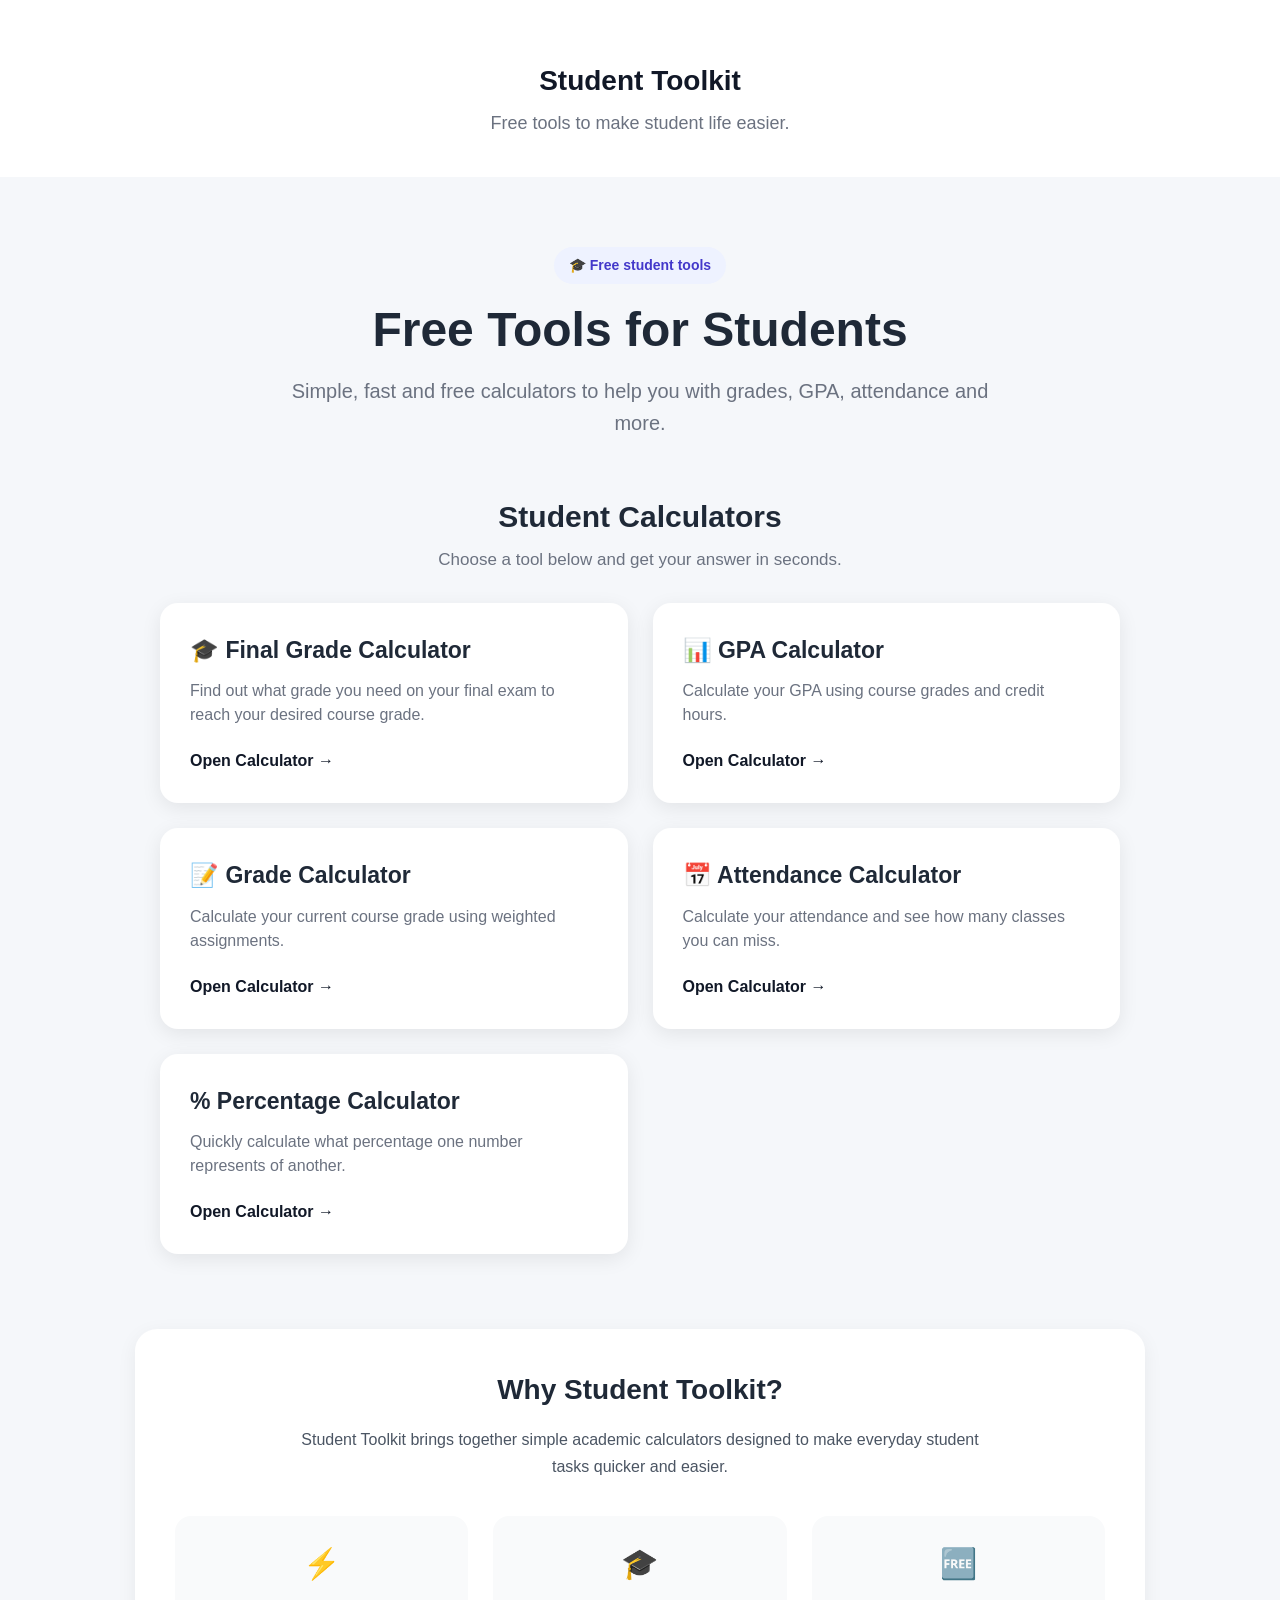
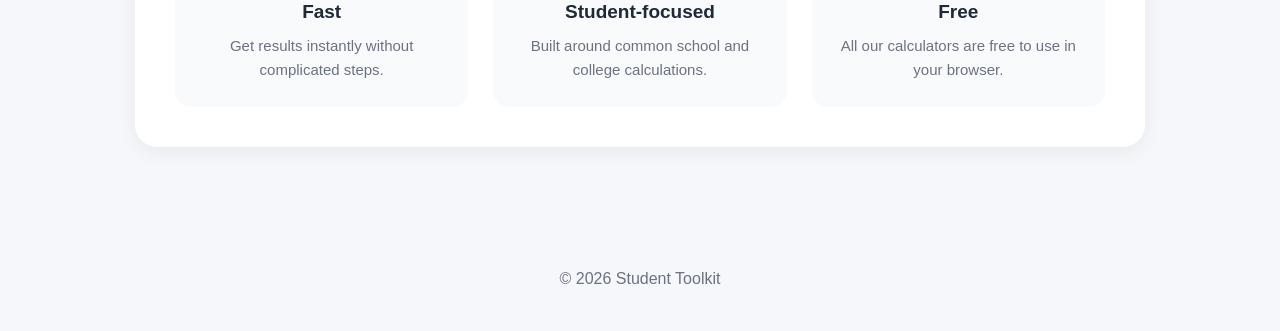
<file: index.html>
<!DOCTYPE html>
<html lang="en">

<head>

    <meta charset="UTF-8">

    <meta name="viewport" content="width=device-width, initial-scale=1.0">

    <title>Student Toolkit - Free Student Calculators</title>

    <meta name="description"
        content="Free online calculators and tools for students. Calculate grades, GPA, attendance, percentages and more.">

    <link rel="stylesheet" href="style.css">

</head>


<body>


<header>

    <div class="header-content">

        <a href="index.html" class="logo">
            Student Toolkit
        </a>

        <p>
            Free tools to make student life easier.
        </p>

    </div>

</header>



<main>


    <!-- HERO -->

    <section class="hero">

        <span class="home-badge">
            🎓 Free student tools
        </span>

        <h1>
            Free Tools for Students
        </h1>

        <p>
            Simple, fast and free calculators to help you
            with grades, GPA, attendance and more.
        </p>

    </section>



    <!-- TOOLS -->

    <section class="tools-section">

        <div class="section-heading">

            <h2>
                Student Calculators
            </h2>

            <p>
                Choose a tool below and get your answer in seconds.
            </p>

        </div>


        <div class="tools-grid">


            <a href="final-grade-calculator.html" class="tool-card">

                <h2>🎓 Final Grade Calculator</h2>

                <p>
                    Find out what grade you need on your final exam
                    to reach your desired course grade.
                </p>

                <span class="tool-card-button">
                    Open Calculator →
                </span>

            </a>



            <a href="gpa-calculator.html" class="tool-card">

                <h2>📊 GPA Calculator</h2>

                <p>
                    Calculate your GPA using course grades
                    and credit hours.
                </p>

                <span class="tool-card-button">
                    Open Calculator →
                </span>

            </a>



            <a href="grade-calculator.html" class="tool-card">

                <h2>📝 Grade Calculator</h2>

                <p>
                    Calculate your current course grade
                    using weighted assignments.
                </p>

                <span class="tool-card-button">
                    Open Calculator →
                </span>

            </a>



            <a href="attendance-calculator.html" class="tool-card">

                <h2>📅 Attendance Calculator</h2>

                <p>
                    Calculate your attendance and see
                    how many classes you can miss.
                </p>

                <span class="tool-card-button">
                    Open Calculator →
                </span>

            </a>



            <a href="percentage-calculator.html" class="tool-card">

                <h2>% Percentage Calculator</h2>

                <p>
                    Quickly calculate what percentage
                    one number represents of another.
                </p>

                <span class="tool-card-button">
                    Open Calculator →
                </span>

            </a>


        </div>

    </section>



    <!-- WHY STUDENT TOOLKIT -->

    <section class="home-information">

        <div class="home-information-card">

            <h2>
                Why Student Toolkit?
            </h2>

            <p>
                Student Toolkit brings together simple academic
                calculators designed to make everyday student tasks
                quicker and easier.
            </p>


            <div class="home-features">

                <div class="home-feature">

                    <span class="home-feature-icon">⚡</span>

                    <h3>
                        Fast
                    </h3>

                    <p>
                        Get results instantly without complicated steps.
                    </p>

                </div>


                <div class="home-feature">

                    <span class="home-feature-icon">🎓</span>

                    <h3>
                        Student-focused
                    </h3>

                    <p>
                        Built around common school and college calculations.
                    </p>

                </div>


                <div class="home-feature">

                    <span class="home-feature-icon">🆓</span>

                    <h3>
                        Free
                    </h3>

                    <p>
                        All our calculators are free to use in your browser.
                    </p>

                </div>

            </div>

        </div>

    </section>


</main>



<footer>

    <p>
        © 2026 Student Toolkit
    </p>

</footer>


</body>

</html>
</file>
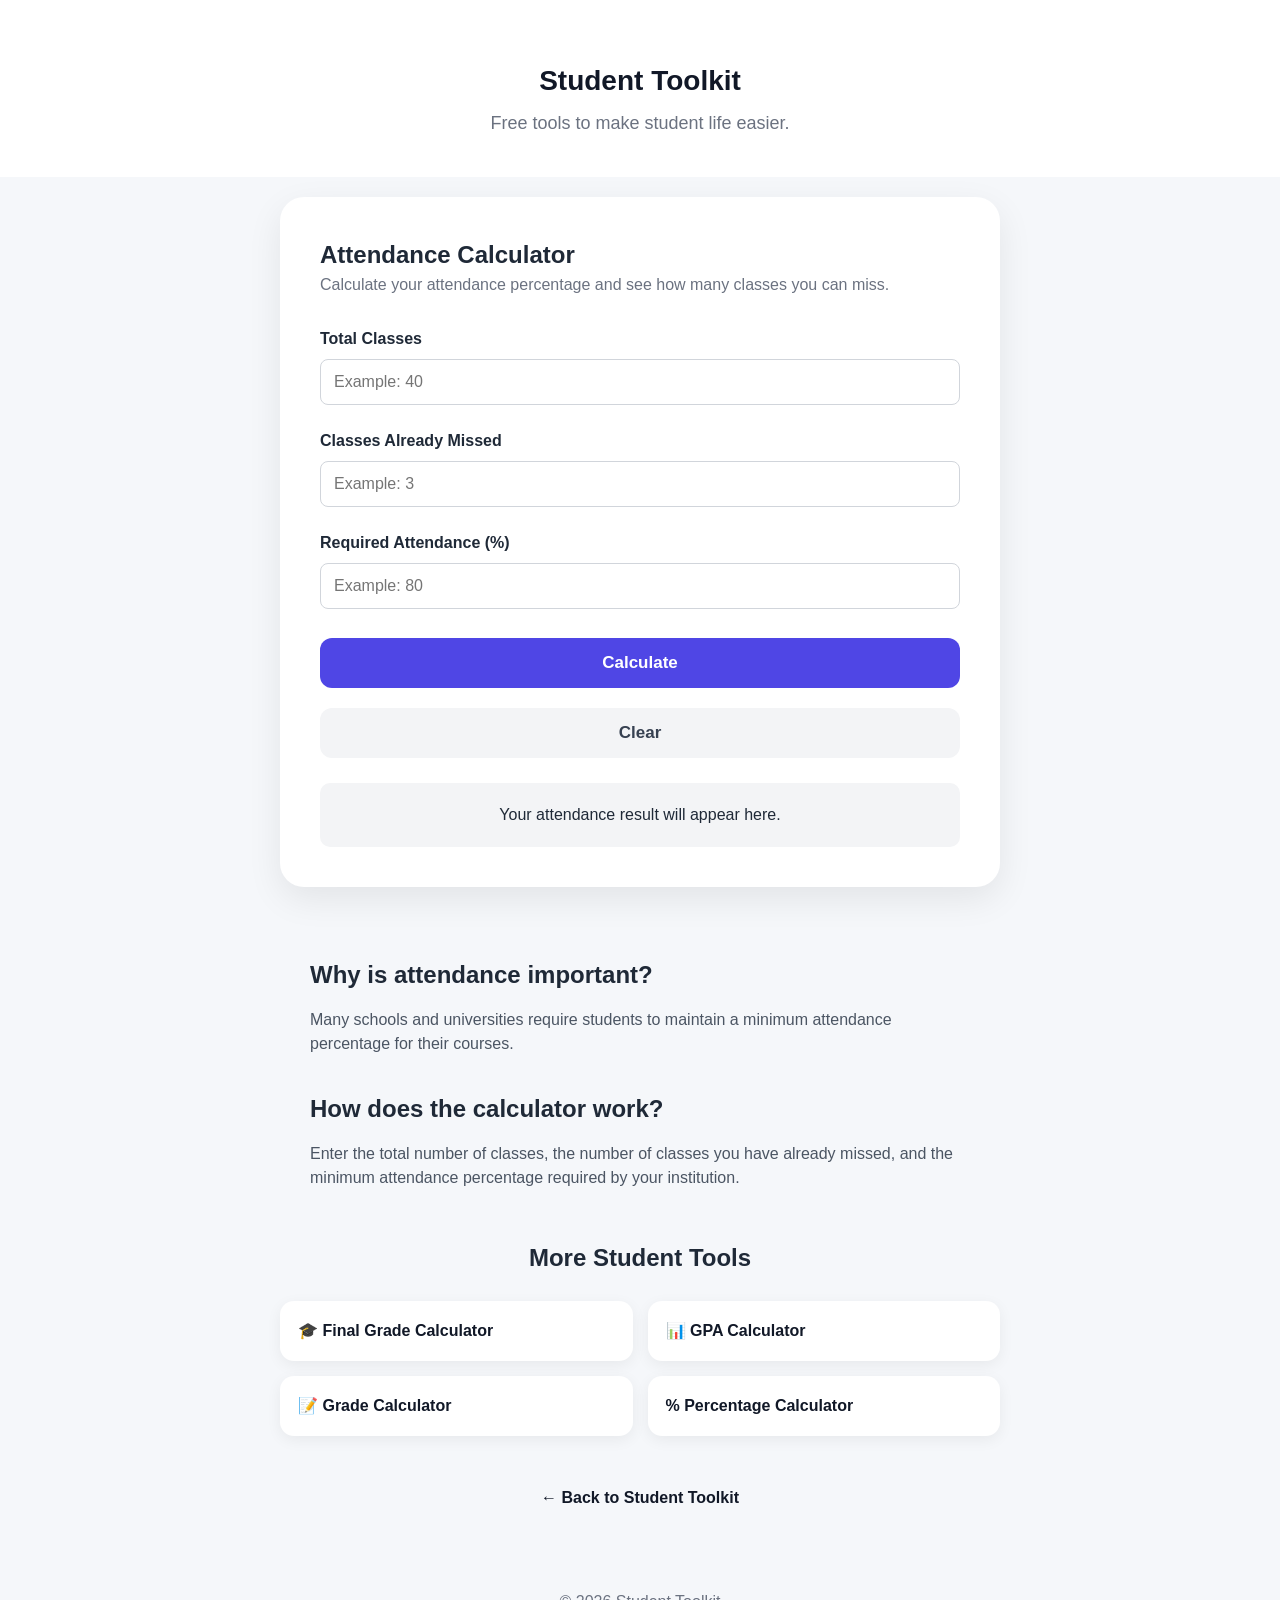
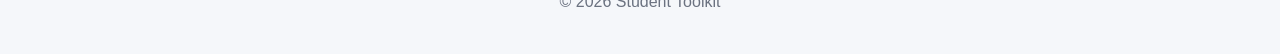
<file: attendance-calculator.html>
<!DOCTYPE html>
<html lang="en">

<head>

    <meta charset="UTF-8">

    <meta name="viewport" content="width=device-width, initial-scale=1.0">

    <title>Attendance Calculator - Student Toolkit</title>

    <meta name="description"
        content="Calculate your attendance percentage and find out how many classes you can miss.">

    <link rel="stylesheet" href="style.css">

</head>


<body>


<header>

    <div class="header-content">

        <a href="index.html" class="logo">
            Student Toolkit
        </a>

        <p>
            Free tools to make student life easier.
        </p>

    </div>

</header>



<main>


    <!-- CALCULATOR SECTION -->

    <section class="calculator-section">

        <div class="calculator-card">

            <h1>
                Attendance Calculator
            </h1>

            <p class="calculator-description">
                Calculate your attendance percentage and see how
                many classes you can miss.
            </p>


            <div class="input-group">

                <label for="totalClasses">
                    Total Classes
                </label>

                <input
                    type="number"
                    id="totalClasses"
                    placeholder="Example: 40"
                    min="1"
                >

            </div>


            <div class="input-group">

                <label for="missedClasses">
                    Classes Already Missed
                </label>

                <input
                    type="number"
                    id="missedClasses"
                    placeholder="Example: 3"
                    min="0"
                >

            </div>


            <div class="input-group">

                <label for="requiredAttendance">
                    Required Attendance (%)
                </label>

                <input
                    type="number"
                    id="requiredAttendance"
                    placeholder="Example: 80"
                    min="0"
                    max="100"
                >

            </div>


            <button
                id="calculateAttendance"
                class="primary-button"
            >
                Calculate
            </button>


            <button
                id="clearAttendance"
                class="secondary-button"
            >
                Clear
            </button>


            <div
                id="attendanceResult"
                class="result"
            >

                <p>
                    Your attendance result will appear here.
                </p>

            </div>

        </div>

    </section>



    <!-- INFORMATION -->

    <section class="information-section">

        <h2>
            Why is attendance important?
        </h2>

        <p>
            Many schools and universities require students to maintain
            a minimum attendance percentage for their courses.
        </p>


        <h2>
            How does the calculator work?
        </h2>

        <p>
            Enter the total number of classes, the number of classes
            you have already missed, and the minimum attendance
            percentage required by your institution.
        </p>

    </section>



    <!-- MORE STUDENT TOOLS -->

    <section class="other-tools">

        <h2>
            More Student Tools
        </h2>


        <div class="other-tools-grid">

            <a href="final-grade-calculator.html">
                🎓 Final Grade Calculator
            </a>

            <a href="gpa-calculator.html">
                📊 GPA Calculator
            </a>

            <a href="grade-calculator.html">
                📝 Grade Calculator
            </a>

            <a href="percentage-calculator.html">
                % Percentage Calculator
            </a>

        </div>

    </section>



    <!-- BACK HOME -->

    <div class="back-home">

        <a href="index.html">
            ← Back to Student Toolkit
        </a>

    </div>


</main>



<footer>

    <p>
        © 2026 Student Toolkit
    </p>

</footer>



<script src="script.js"></script>


</body>

</html>
</file>
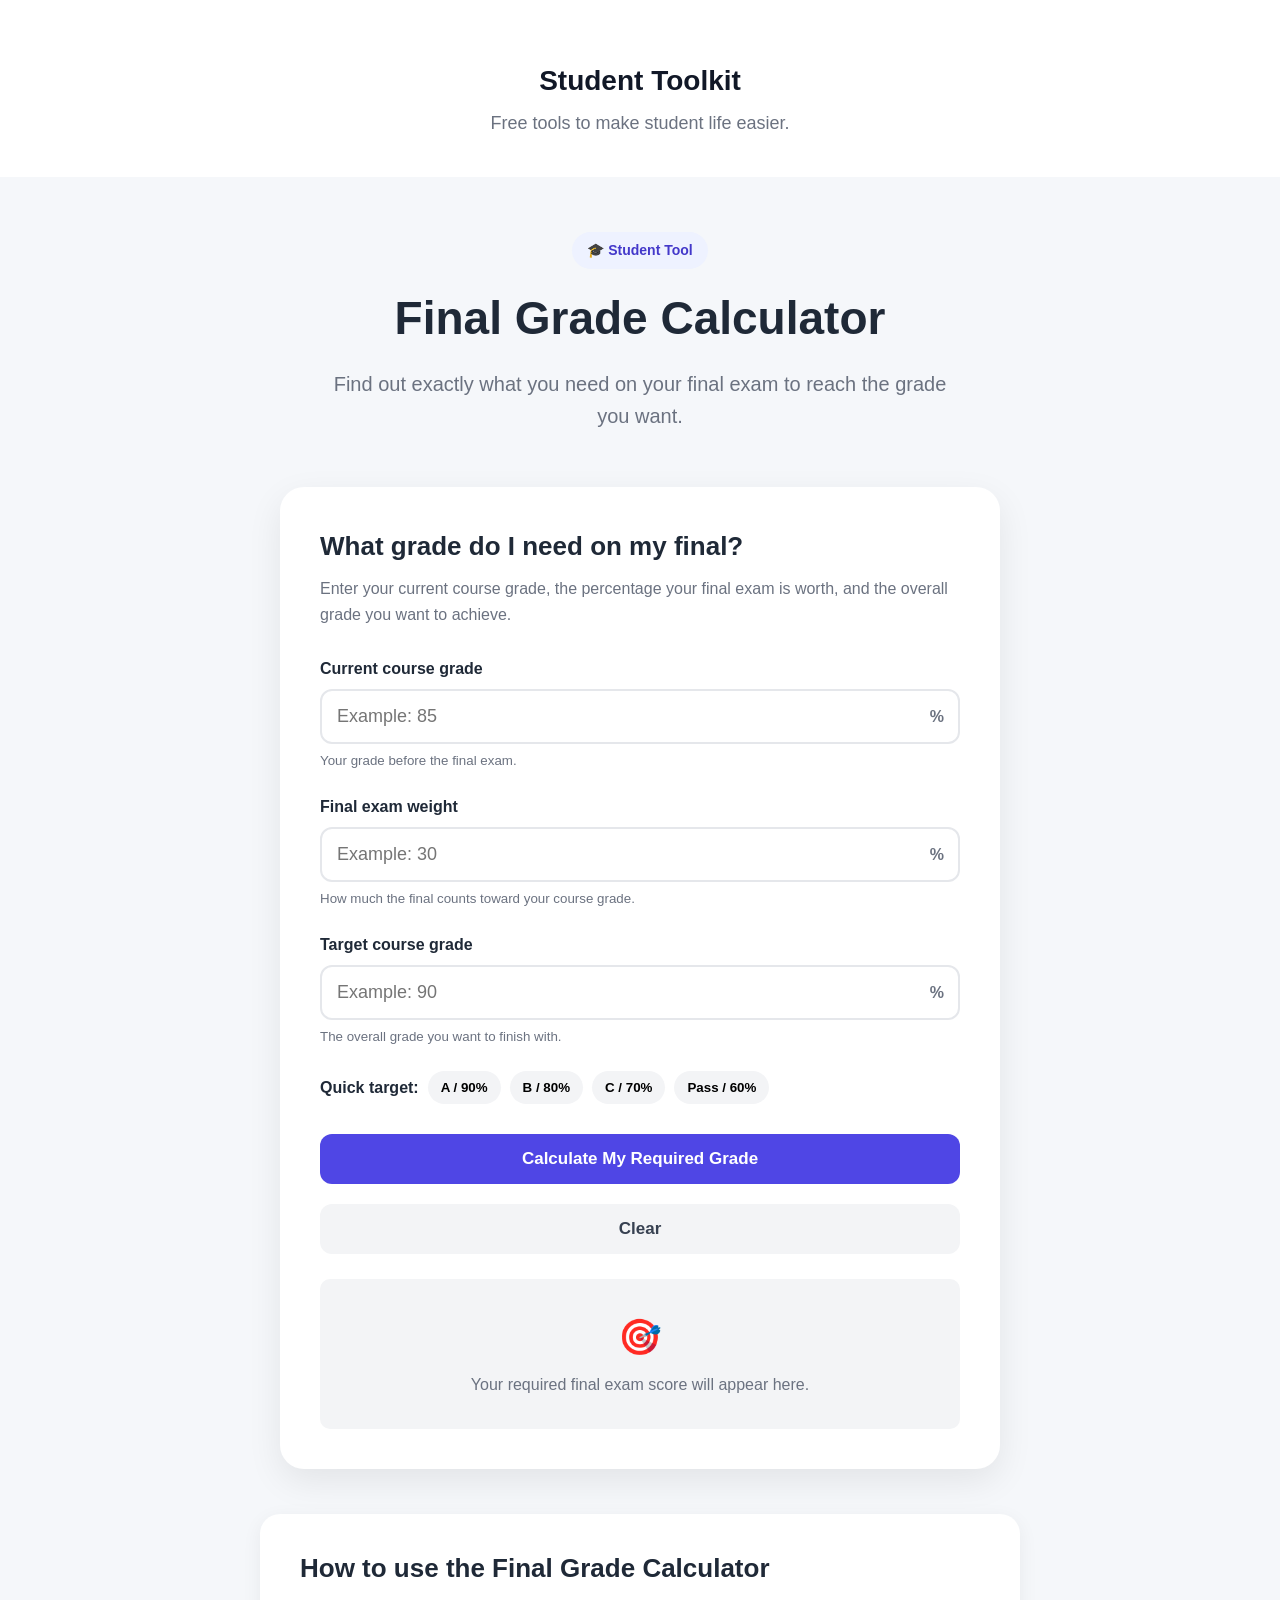
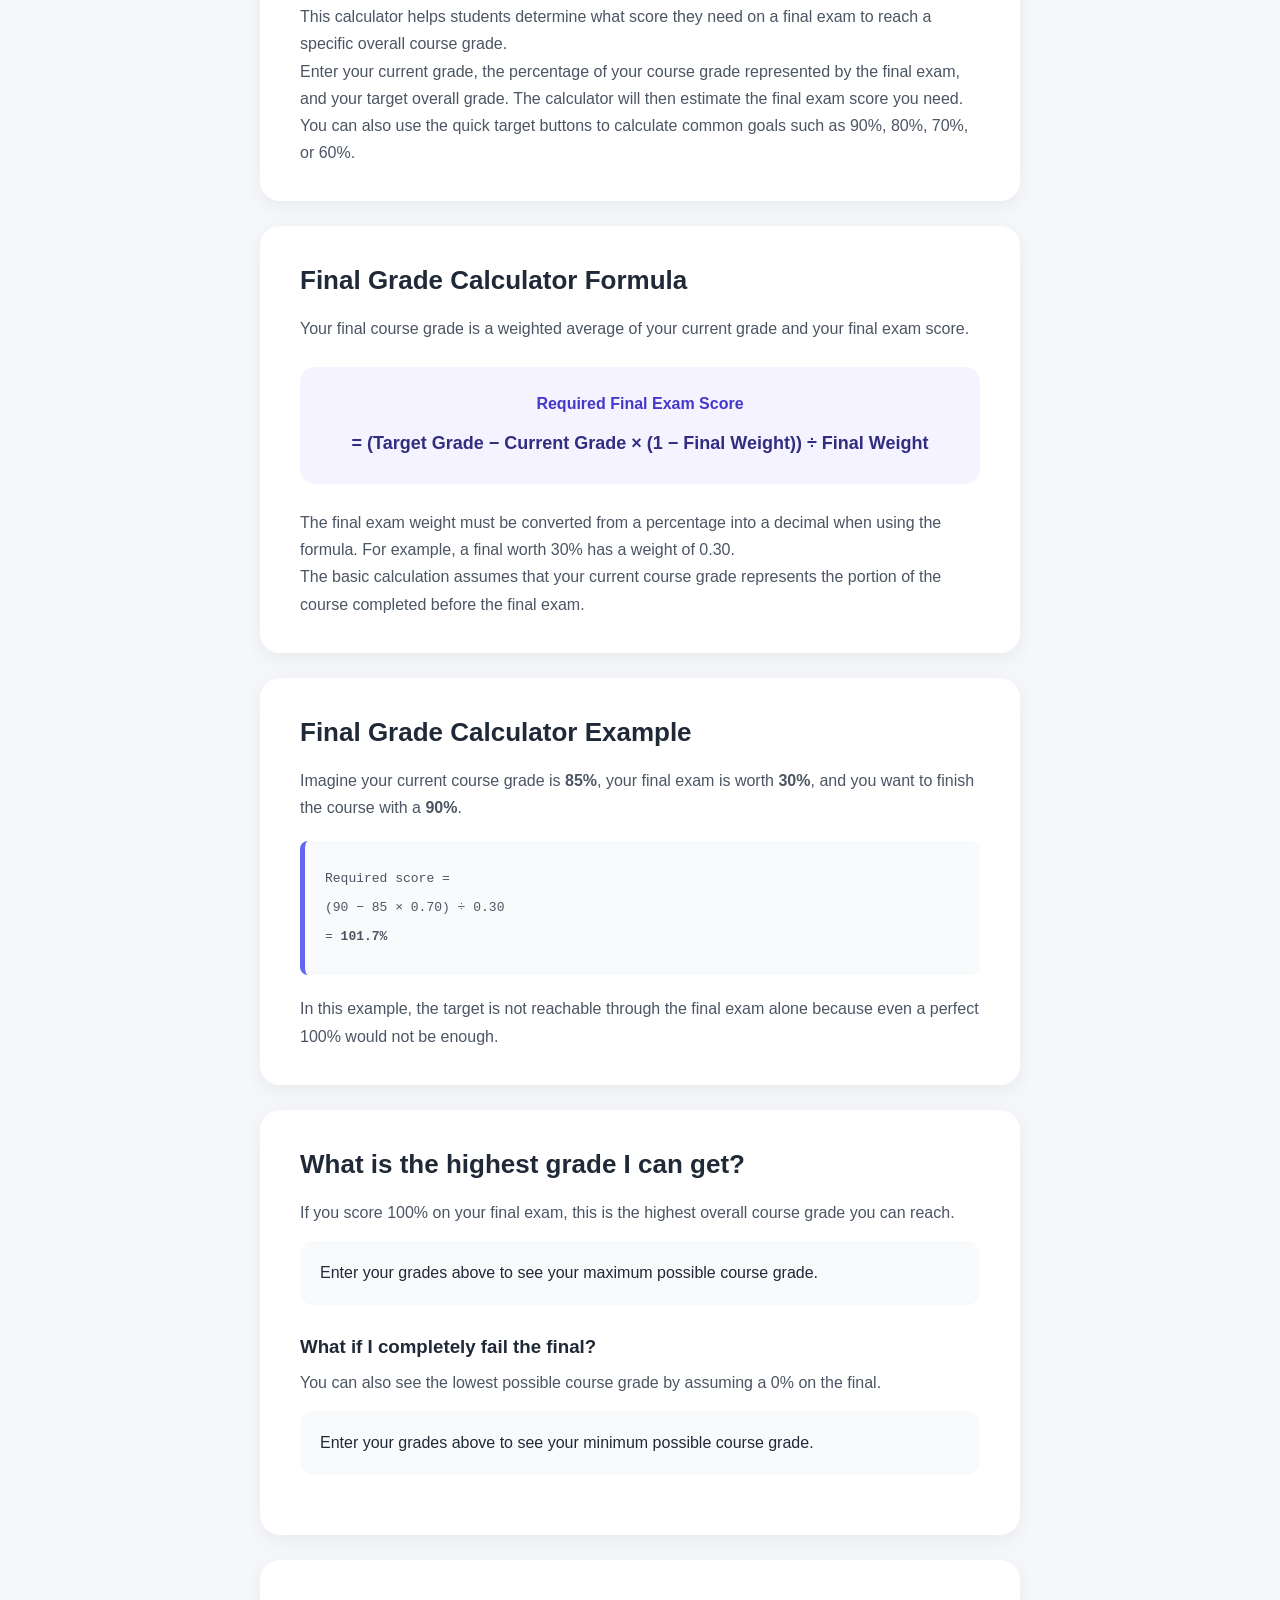
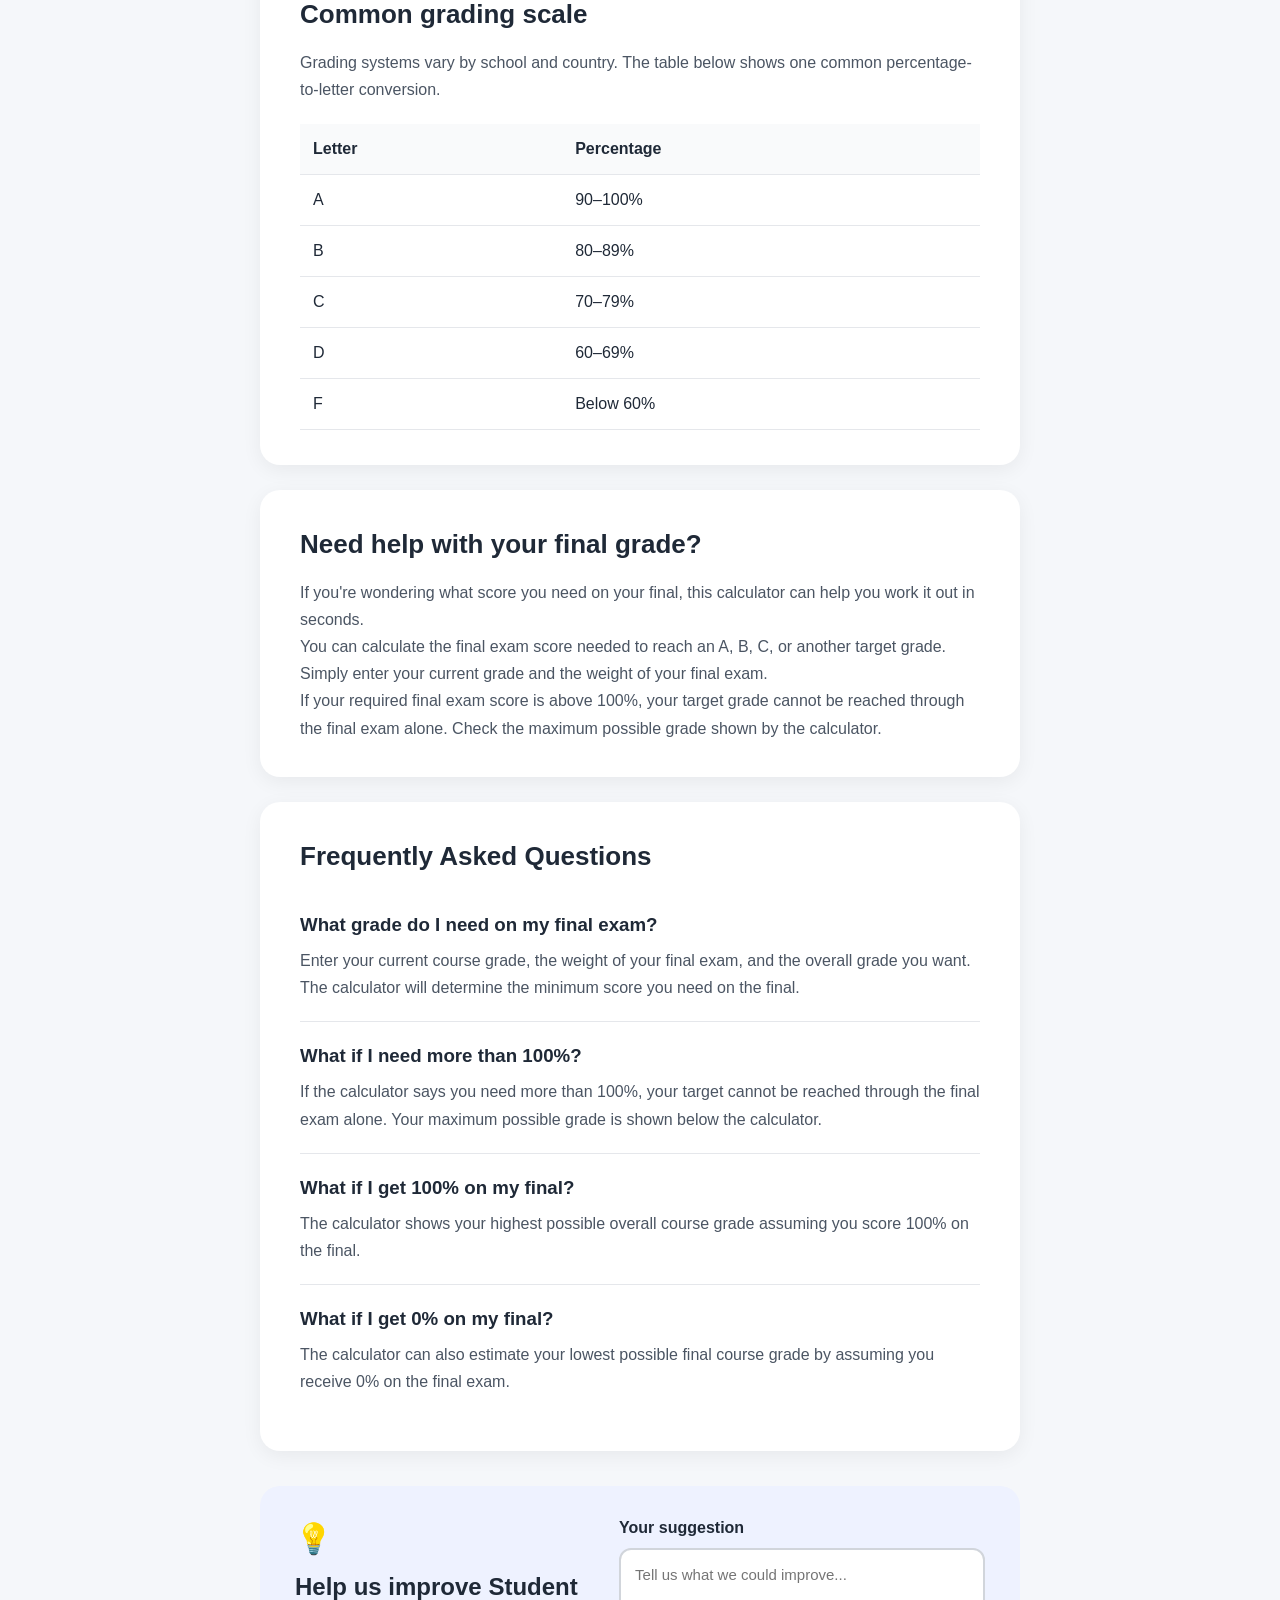
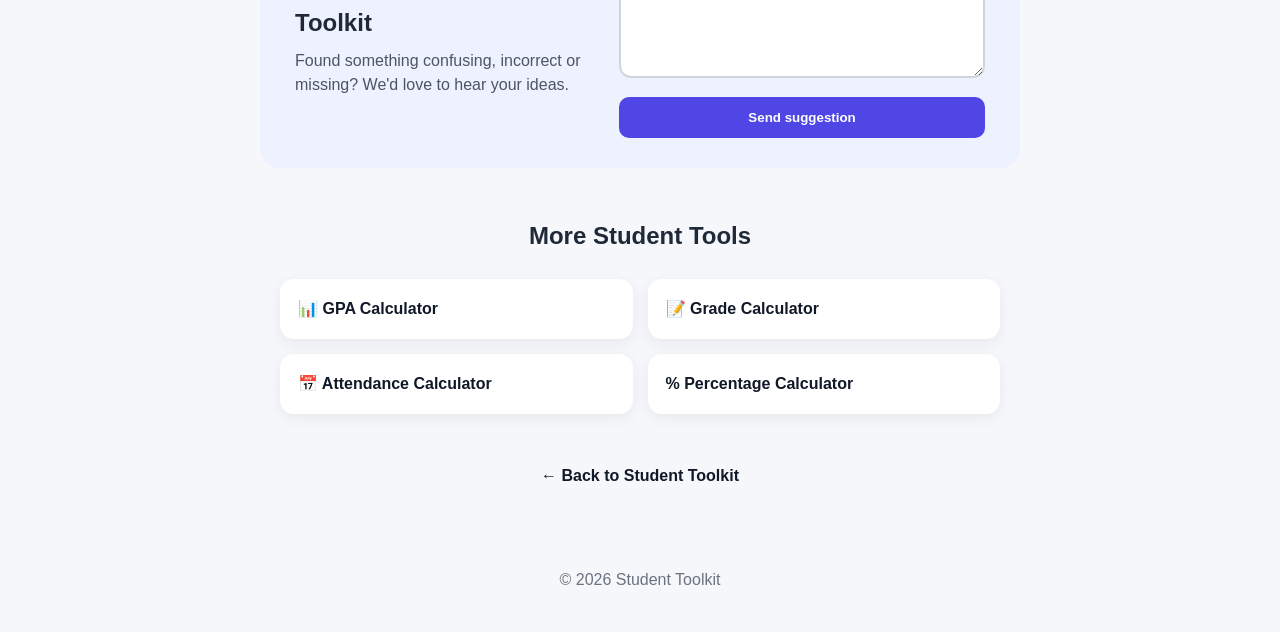
<file: final-grade-calculator.html>
<!DOCTYPE html>
<html lang="en">

<head>

    <meta charset="UTF-8">

    <meta name="viewport" content="width=device-width, initial-scale=1.0">

    <title>Final Grade Calculator - What Do I Need on My Final? | Student Toolkit</title>

    <meta name="description"
        content="Use our free final grade calculator to find out what score you need on your final exam to reach your target course grade.">

    <meta name="robots" content="index, follow">

    <link rel="canonical"
        href="https://hugoamigo2006-collab.github.io/student-toolkit/final-grade-calculator.html">


    <!-- Open Graph -->

    <meta property="og:title"
        content="Final Grade Calculator - What Do I Need on My Final?">

    <meta property="og:description"
        content="Find out what grade you need on your final exam to reach your target course grade.">

    <meta property="og:type"
        content="website">

    <meta property="og:url"
        content="https://hugoamigo2006-collab.github.io/student-toolkit/final-grade-calculator.html">


    <link rel="stylesheet" href="style.css">


    <!-- FAQ Structured Data -->

    <script type="application/ld+json">
    {
        "@context": "https://schema.org",
        "@type": "FAQPage",
        "mainEntity": [
            {
                "@type": "Question",
                "name": "What grade do I need on my final exam?",
                "acceptedAnswer": {
                    "@type": "Answer",
                    "text": "Enter your current course grade, the weight of your final exam, and the overall grade you want. The calculator determines the minimum score you need on the final exam."
                }
            },
            {
                "@type": "Question",
                "name": "What if I need more than 100% on my final?",
                "acceptedAnswer": {
                    "@type": "Answer",
                    "text": "If you need more than 100%, your target cannot be reached through the final exam alone. The calculator also shows your maximum possible course grade."
                }
            },
            {
                "@type": "Question",
                "name": "What if I get 100% on my final exam?",
                "acceptedAnswer": {
                    "@type": "Answer",
                    "text": "The calculator shows your highest possible overall course grade assuming you score 100% on the final exam."
                }
            },
            {
                "@type": "Question",
                "name": "What if I get 0% on my final exam?",
                "acceptedAnswer": {
                    "@type": "Answer",
                    "text": "The calculator estimates your lowest possible final course grade by assuming you receive 0% on the final exam."
                }
            }
        ]
    }
    </script>

</head>


<body>


<header>

    <div class="header-content">

        <a href="index.html" class="logo">
            Student Toolkit
        </a>

        <p>
            Free tools to make student life easier.
        </p>

    </div>

</header>



<main>


    <!-- HERO -->

    <section class="calculator-hero">

        <div class="hero-badge">
            🎓 Student Tool
        </div>

        <h1>
            Final Grade Calculator
        </h1>

        <p class="hero-subtitle">
            Find out exactly what you need on your final exam
            to reach the grade you want.
        </p>

    </section>



    <!-- CALCULATOR -->

    <section class="calculator-section">

        <div class="calculator-card">


            <div class="calculator-intro">

                <h2>
                    What grade do I need on my final?
                </h2>

                <p>
                    Enter your current course grade, the percentage
                    your final exam is worth, and the overall grade
                    you want to achieve.
                </p>

            </div>



            <div class="input-group">

                <label for="currentGrade">
                    Current course grade
                </label>

                <div class="input-wrapper">

                    <input
                        type="number"
                        id="currentGrade"
                        placeholder="Example: 85"
                        min="0"
                        max="100"
                        step="0.1"
                    >

                    <span>%</span>

                </div>

                <small>
                    Your grade before the final exam.
                </small>

            </div>



            <div class="input-group">

                <label for="finalWeight">
                    Final exam weight
                </label>

                <div class="input-wrapper">

                    <input
                        type="number"
                        id="finalWeight"
                        placeholder="Example: 30"
                        min="0.1"
                        max="100"
                        step="0.1"
                    >

                    <span>%</span>

                </div>

                <small>
                    How much the final counts toward your course grade.
                </small>

            </div>



            <div class="input-group">

                <label for="targetGrade">
                    Target course grade
                </label>

                <div class="input-wrapper">

                    <input
                        type="number"
                        id="targetGrade"
                        placeholder="Example: 90"
                        min="0"
                        max="100"
                        step="0.1"
                    >

                    <span>%</span>

                </div>

                <small>
                    The overall grade you want to finish with.
                </small>

            </div>



            <!-- QUICK TARGETS -->

            <div class="quick-targets">

                <p>
                    Quick target:
                </p>

                <button type="button" data-target="90">
                    A / 90%
                </button>

                <button type="button" data-target="80">
                    B / 80%
                </button>

                <button type="button" data-target="70">
                    C / 70%
                </button>

                <button type="button" data-target="60">
                    Pass / 60%
                </button>

            </div>



            <button
                id="calculateFinalGrade"
                class="primary-button"
            >
                Calculate My Required Grade
            </button>



            <button
                id="clearFinalGrade"
                class="secondary-button"
            >
                Clear
            </button>



            <!-- RESULT -->

            <div
                id="finalGradeResult"
                class="result final-result"
            >

                <div class="result-placeholder">

                    <span class="result-icon">
                        🎯
                    </span>

                    <p>
                        Your required final exam score
                        will appear here.
                    </p>

                </div>

            </div>


        </div>

    </section>



    <!-- WHAT-IF -->

    <section
        id="scenarioSection"
        class="content-card hidden"
    >

        <h2>
            What if I get a different score on my final?
        </h2>

        <p>
            Compare different final exam scores and see
            how each one would affect your overall course grade.
        </p>


        <div class="scenario-table-wrapper">

            <table class="scenario-table">

                <thead>

                    <tr>

                        <th>
                            Final exam score
                        </th>

                        <th>
                            Final course grade
                        </th>

                    </tr>

                </thead>

                <tbody id="scenarioTableBody">

                </tbody>

            </table>

        </div>

    </section>



    <!-- HOW IT WORKS -->

    <section class="content-card">

        <h2>
            How to use the Final Grade Calculator
        </h2>

        <p>
            This calculator helps students determine what score
            they need on a final exam to reach a specific overall
            course grade.
        </p>

        <p>
            Enter your current grade, the percentage of your course
            grade represented by the final exam, and your target
            overall grade. The calculator will then estimate the
            final exam score you need.
        </p>

        <p>
            You can also use the quick target buttons to calculate
            common goals such as 90%, 80%, 70%, or 60%.
        </p>

    </section>



    <!-- FORMULA -->

    <section class="content-card">

        <h2>
            Final Grade Calculator Formula
        </h2>

        <p>
            Your final course grade is a weighted average of
            your current grade and your final exam score.
        </p>


        <div class="formula-box">

            <strong>
                Required Final Exam Score
            </strong>

            <p>
                =
                (Target Grade − Current Grade × (1 − Final Weight))
                ÷ Final Weight
            </p>

        </div>


        <p>
            The final exam weight must be converted from a percentage
            into a decimal when using the formula. For example,
            a final worth 30% has a weight of 0.30.
        </p>

        <p>
            The basic calculation assumes that your current course
            grade represents the portion of the course completed
            before the final exam.
        </p>

    </section>



    <!-- EXAMPLE -->

    <section class="content-card">

        <h2>
            Final Grade Calculator Example
        </h2>

        <p>
            Imagine your current course grade is
            <strong>85%</strong>, your final exam is worth
            <strong>30%</strong>, and you want to finish the course
            with a <strong>90%</strong>.
        </p>


        <div class="example-box">

            <p>
                Required score =
            </p>

            <p>
                (90 − 85 × 0.70) ÷ 0.30
            </p>

            <p>
                = <strong>101.7%</strong>
            </p>

        </div>


        <p>
            In this example, the target is not reachable through
            the final exam alone because even a perfect 100% would
            not be enough.
        </p>

    </section>



    <!-- POSSIBLE GRADES -->

    <section class="content-card">

        <h2>
            What is the highest grade I can get?
        </h2>

        <p>
            If you score 100% on your final exam, this is the highest
            overall course grade you can reach.
        </p>


        <div
            id="maximumGradeResult"
            class="simple-result"
        >
            Enter your grades above to see your maximum possible course grade.
        </div>


        <h3>
            What if I completely fail the final?
        </h3>

        <p>
            You can also see the lowest possible course grade by
            assuming a 0% on the final.
        </p>


        <div
            id="minimumGradeResult"
            class="simple-result"
        >
            Enter your grades above to see your minimum possible course grade.
        </div>

    </section>



    <!-- GRADE SCALE -->

    <section class="content-card">

        <h2>
            Common grading scale
        </h2>

        <p>
            Grading systems vary by school and country. The table
            below shows one common percentage-to-letter conversion.
        </p>


        <div class="grade-scale-wrapper">

            <table class="grade-scale">

                <thead>

                    <tr>
                        <th>Letter</th>
                        <th>Percentage</th>
                    </tr>

                </thead>

                <tbody>

                    <tr>
                        <td>A</td>
                        <td>90–100%</td>
                    </tr>

                    <tr>
                        <td>B</td>
                        <td>80–89%</td>
                    </tr>

                    <tr>
                        <td>C</td>
                        <td>70–79%</td>
                    </tr>

                    <tr>
                        <td>D</td>
                        <td>60–69%</td>
                    </tr>

                    <tr>
                        <td>F</td>
                        <td>Below 60%</td>
                    </tr>

                </tbody>

            </table>

        </div>

    </section>



    <!-- RELATED SEARCH QUESTIONS -->

    <section class="content-card">

        <h2>
            Need help with your final grade?
        </h2>

        <p>
            If you're wondering what score you need on your final,
            this calculator can help you work it out in seconds.
        </p>

        <p>
            You can calculate the final exam score needed to reach
            an A, B, C, or another target grade. Simply enter your
            current grade and the weight of your final exam.
        </p>

        <p>
            If your required final exam score is above 100%, your
            target grade cannot be reached through the final exam
            alone. Check the maximum possible grade shown by the
            calculator.
        </p>

    </section>



    <!-- FAQ -->

    <section class="content-card">

        <h2>
            Frequently Asked Questions
        </h2>


        <div class="faq-item">

            <h3>
                What grade do I need on my final exam?
            </h3>

            <p>
                Enter your current course grade, the weight of your
                final exam, and the overall grade you want. The
                calculator will determine the minimum score you need
                on the final.
            </p>

        </div>


        <div class="faq-item">

            <h3>
                What if I need more than 100%?
            </h3>

            <p>
                If the calculator says you need more than 100%, your
                target cannot be reached through the final exam alone.
                Your maximum possible grade is shown below the calculator.
            </p>

        </div>


        <div class="faq-item">

            <h3>
                What if I get 100% on my final?
            </h3>

            <p>
                The calculator shows your highest possible overall
                course grade assuming you score 100% on the final.
            </p>

        </div>


        <div class="faq-item">

            <h3>
                What if I get 0% on my final?
            </h3>

            <p>
                The calculator can also estimate your lowest possible
                final course grade by assuming you receive 0% on the
                final exam.
            </p>

        </div>

    </section>



    <!-- FEEDBACK -->

    <section class="feedback-card">

        <div>

            <span class="feedback-icon">
                💡
            </span>

            <h2>
                Help us improve Student Toolkit
            </h2>

            <p>
                Found something confusing, incorrect or missing?
                We'd love to hear your ideas.
            </p>

        </div>


        <form
            id="feedbackForm"
            class="feedback-form"
        >

            <label for="feedbackMessage">
                Your suggestion
            </label>

            <textarea
                id="feedbackMessage"
                name="feedbackMessage"
                placeholder="Tell us what we could improve..."
                maxlength="1000"
                required
            ></textarea>

            <button
                type="submit"
                class="feedback-button"
            >
                Send suggestion
            </button>

            <p
                id="feedbackStatus"
                class="feedback-status"
            ></p>

        </form>

    </section>



    <!-- OTHER TOOLS -->

    <section class="other-tools">

        <h2>
            More Student Tools
        </h2>


        <div class="other-tools-grid">

            <a href="gpa-calculator.html">
                📊 GPA Calculator
            </a>

            <a href="grade-calculator.html">
                📝 Grade Calculator
            </a>

            <a href="attendance-calculator.html">
                📅 Attendance Calculator
            </a>

            <a href="percentage-calculator.html">
                % Percentage Calculator
            </a>

        </div>

    </section>



    <div class="back-home">

        <a href="index.html">
            ← Back to Student Toolkit
        </a>

    </div>


</main>



<footer>

    <p>
        © 2026 Student Toolkit
    </p>

</footer>



<script src="script.js"></script>


</body>

</html>
</file>
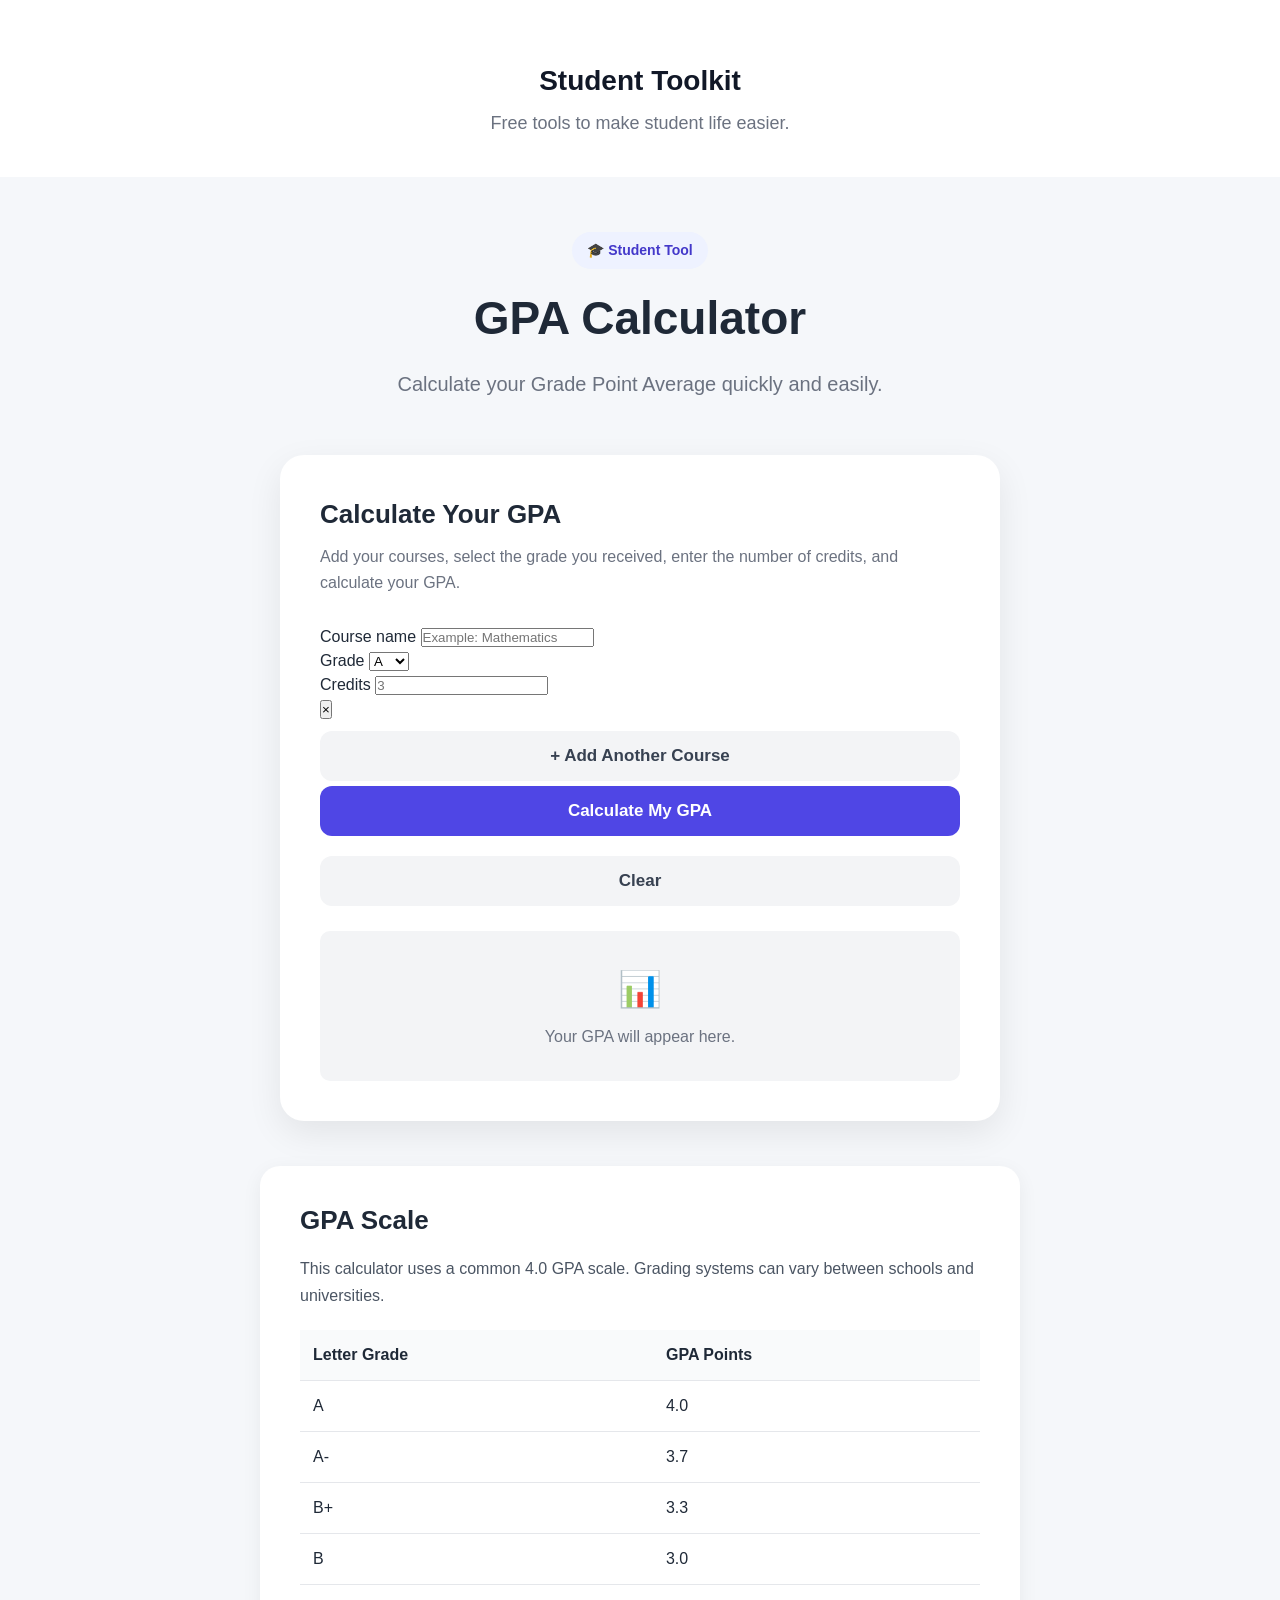
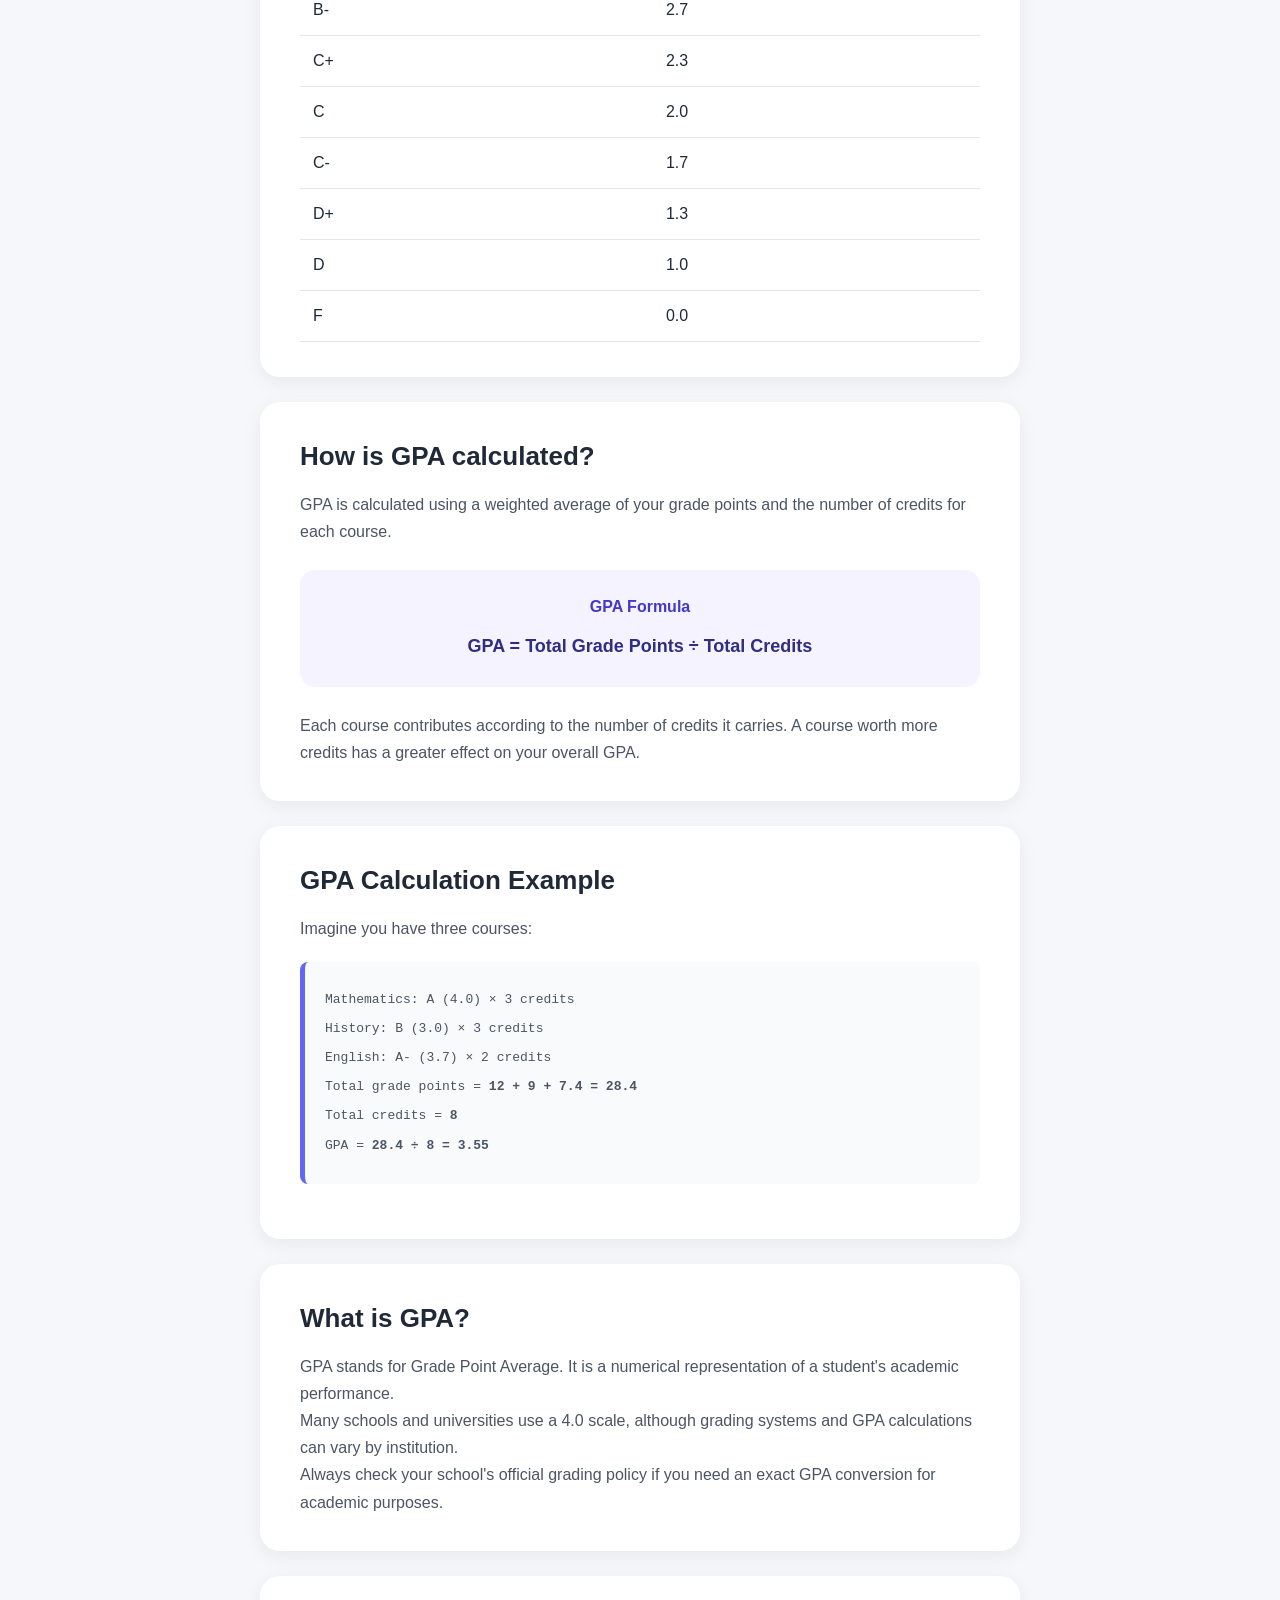
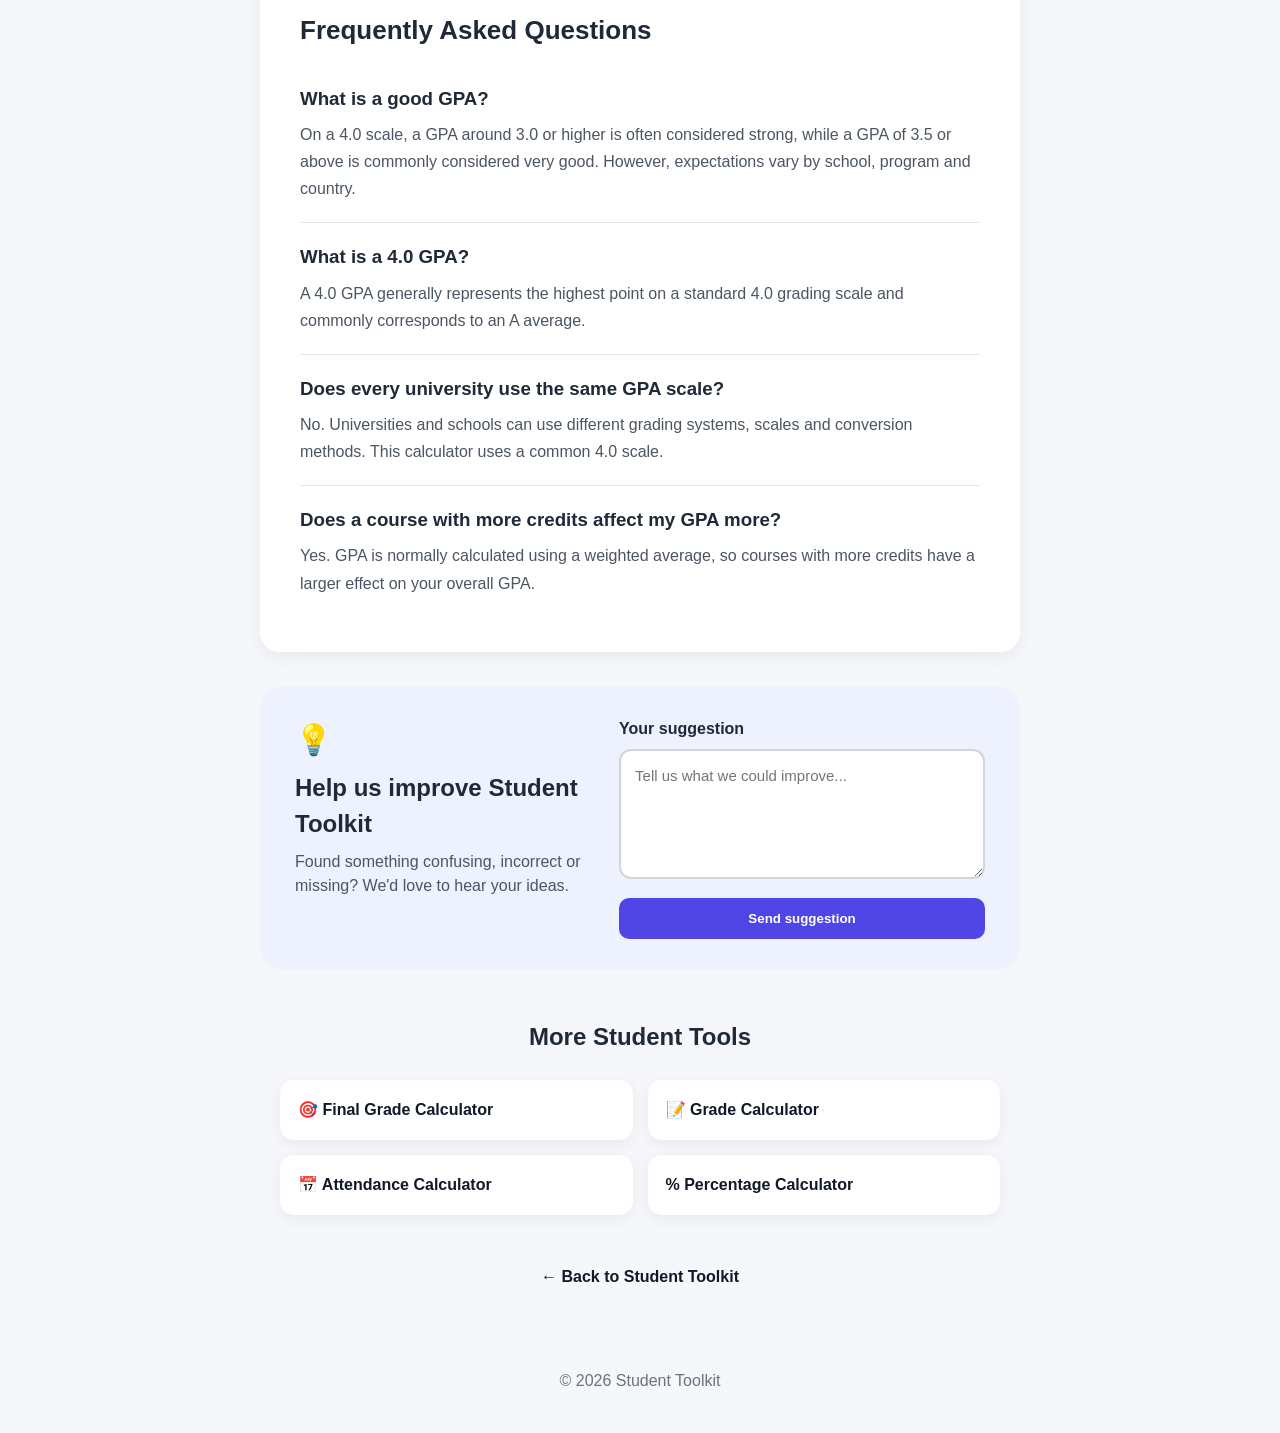
<file: gpa-calculator.html>
<!DOCTYPE html>
<html lang="en">

<head>

    <meta charset="UTF-8">

    <meta name="viewport" content="width=device-width, initial-scale=1.0">

    <title>GPA Calculator - Calculate Your GPA | Student Toolkit</title>

    <meta name="description"
        content="Calculate your GPA quickly and easily. Add your courses, grades and credits to calculate your GPA on a 4.0 scale.">

    <link rel="stylesheet" href="style.css">

</head>


<body>


<header>

    <div class="header-content">

        <a href="index.html" class="logo">
            Student Toolkit
        </a>

        <p>
            Free tools to make student life easier.
        </p>

    </div>

</header>



<main>


    <!-- HERO -->

    <section class="calculator-hero">

        <div class="hero-badge">
            🎓 Student Tool
        </div>

        <h1>
            GPA Calculator
        </h1>

        <p class="hero-subtitle">
            Calculate your Grade Point Average quickly and easily.
        </p>

    </section>



    <!-- CALCULATOR -->

    <section class="calculator-section">

        <div class="calculator-card">


            <div class="calculator-intro">

                <h2>
                    Calculate Your GPA
                </h2>

                <p>
                    Add your courses, select the grade you received,
                    enter the number of credits, and calculate your GPA.
                </p>

            </div>



            <div id="coursesContainer">


                <div class="course-row">

                    <div class="course-input">

                        <label>
                            Course name
                        </label>

                        <input
                            type="text"
                            class="course-name"
                            placeholder="Example: Mathematics"
                        >

                    </div>


                    <div class="course-input">

                        <label>
                            Grade
                        </label>

                        <select class="course-grade">

                            <option value="4.0">A</option>
                            <option value="3.7">A-</option>
                            <option value="3.3">B+</option>
                            <option value="3.0">B</option>
                            <option value="2.7">B-</option>
                            <option value="2.3">C+</option>
                            <option value="2.0">C</option>
                            <option value="1.7">C-</option>
                            <option value="1.3">D+</option>
                            <option value="1.0">D</option>
                            <option value="0.0">F</option>

                        </select>

                    </div>


                    <div class="course-input">

                        <label>
                            Credits
                        </label>

                        <input
                            type="number"
                            class="course-credits"
                            placeholder="3"
                            min="0.1"
                            step="0.1"
                        >

                    </div>


                    <button
                        type="button"
                        class="remove-course"
                    >
                        ×
                    </button>

                </div>


            </div>



            <button
                type="button"
                id="addCourse"
                class="secondary-button"
            >
                + Add Another Course
            </button>



            <button
                type="button"
                id="calculateGPA"
                class="primary-button"
            >
                Calculate My GPA
            </button>



            <button
                type="button"
                id="clearGPA"
                class="secondary-button"
            >
                Clear
            </button>



            <!-- RESULT -->

            <div
                id="gpaResult"
                class="result final-result"
            >

                <div class="result-placeholder">

                    <span class="result-icon">
                        📊
                    </span>

                    <p>
                        Your GPA will appear here.
                    </p>

                </div>

            </div>


        </div>

    </section>



    <!-- GPA SCALE -->

    <section class="content-card">

        <h2>
            GPA Scale
        </h2>

        <p>
            This calculator uses a common 4.0 GPA scale.
            Grading systems can vary between schools and universities.
        </p>


        <div class="grade-scale-wrapper">

            <table class="grade-scale">

                <thead>

                    <tr>

                        <th>
                            Letter Grade
                        </th>

                        <th>
                            GPA Points
                        </th>

                    </tr>

                </thead>


                <tbody>

                    <tr>
                        <td>A</td>
                        <td>4.0</td>
                    </tr>

                    <tr>
                        <td>A-</td>
                        <td>3.7</td>
                    </tr>

                    <tr>
                        <td>B+</td>
                        <td>3.3</td>
                    </tr>

                    <tr>
                        <td>B</td>
                        <td>3.0</td>
                    </tr>

                    <tr>
                        <td>B-</td>
                        <td>2.7</td>
                    </tr>

                    <tr>
                        <td>C+</td>
                        <td>2.3</td>
                    </tr>

                    <tr>
                        <td>C</td>
                        <td>2.0</td>
                    </tr>

                    <tr>
                        <td>C-</td>
                        <td>1.7</td>
                    </tr>

                    <tr>
                        <td>D+</td>
                        <td>1.3</td>
                    </tr>

                    <tr>
                        <td>D</td>
                        <td>1.0</td>
                    </tr>

                    <tr>
                        <td>F</td>
                        <td>0.0</td>
                    </tr>

                </tbody>

            </table>

        </div>

    </section>



    <!-- FORMULA -->

    <section class="content-card">

        <h2>
            How is GPA calculated?
        </h2>

        <p>
            GPA is calculated using a weighted average of your
            grade points and the number of credits for each course.
        </p>


        <div class="formula-box">

            <strong>
                GPA Formula
            </strong>

            <p>
                GPA = Total Grade Points ÷ Total Credits
            </p>

        </div>


        <p>
            Each course contributes according to the number of
            credits it carries. A course worth more credits has
            a greater effect on your overall GPA.
        </p>

    </section>



    <!-- EXAMPLE -->

    <section class="content-card">

        <h2>
            GPA Calculation Example
        </h2>

        <p>
            Imagine you have three courses:
        </p>


        <div class="example-box">

            <p>
                Mathematics: A (4.0) × 3 credits
            </p>

            <p>
                History: B (3.0) × 3 credits
            </p>

            <p>
                English: A- (3.7) × 2 credits
            </p>

            <p>
                Total grade points =
                <strong>
                    12 + 9 + 7.4 = 28.4
                </strong>
            </p>

            <p>
                Total credits =
                <strong>
                    8
                </strong>
            </p>

            <p>
                GPA =
                <strong>
                    28.4 ÷ 8 = 3.55
                </strong>
            </p>

        </div>

    </section>



    <!-- GPA INFORMATION -->

    <section class="content-card">

        <h2>
            What is GPA?
        </h2>

        <p>
            GPA stands for Grade Point Average. It is a numerical
            representation of a student's academic performance.
        </p>

        <p>
            Many schools and universities use a 4.0 scale, although
            grading systems and GPA calculations can vary by institution.
        </p>

        <p>
            Always check your school's official grading policy if
            you need an exact GPA conversion for academic purposes.
        </p>

    </section>



    <!-- FAQ -->

    <section class="content-card">

        <h2>
            Frequently Asked Questions
        </h2>


        <div class="faq-item">

            <h3>
                What is a good GPA?
            </h3>

            <p>
                On a 4.0 scale, a GPA around 3.0 or higher is often
                considered strong, while a GPA of 3.5 or above is
                commonly considered very good. However, expectations
                vary by school, program and country.
            </p>

        </div>


        <div class="faq-item">

            <h3>
                What is a 4.0 GPA?
            </h3>

            <p>
                A 4.0 GPA generally represents the highest point
                on a standard 4.0 grading scale and commonly
                corresponds to an A average.
            </p>

        </div>


        <div class="faq-item">

            <h3>
                Does every university use the same GPA scale?
            </h3>

            <p>
                No. Universities and schools can use different
                grading systems, scales and conversion methods.
                This calculator uses a common 4.0 scale.
            </p>

        </div>


        <div class="faq-item">

            <h3>
                Does a course with more credits affect my GPA more?
            </h3>

            <p>
                Yes. GPA is normally calculated using a weighted
                average, so courses with more credits have a larger
                effect on your overall GPA.
            </p>

        </div>

    </section>



    <!-- FEEDBACK -->

    <section class="feedback-card">

        <div>

            <span class="feedback-icon">
                💡
            </span>

            <h2>
                Help us improve Student Toolkit
            </h2>

            <p>
                Found something confusing, incorrect or missing?
                We'd love to hear your ideas.
            </p>

        </div>


        <form
            id="feedbackForm"
            class="feedback-form"
        >

            <label for="feedbackMessage">
                Your suggestion
            </label>

            <textarea
                id="feedbackMessage"
                name="feedbackMessage"
                placeholder="Tell us what we could improve..."
                maxlength="1000"
                required
            ></textarea>

            <button
                type="submit"
                class="feedback-button"
            >
                Send suggestion
            </button>

            <p
                id="feedbackStatus"
                class="feedback-status"
            ></p>

        </form>

    </section>



    <!-- OTHER TOOLS -->

    <section class="other-tools">

        <h2>
            More Student Tools
        </h2>


        <div class="other-tools-grid">

            <a href="final-grade-calculator.html">
                🎯 Final Grade Calculator
            </a>

            <a href="grade-calculator.html">
                📝 Grade Calculator
            </a>

            <a href="attendance-calculator.html">
                📅 Attendance Calculator
            </a>

            <a href="percentage-calculator.html">
                % Percentage Calculator
            </a>

        </div>

    </section>



    <div class="back-home">

        <a href="index.html">
            ← Back to Student Toolkit
        </a>

    </div>


</main>



<footer>

    <p>
        © 2026 Student Toolkit
    </p>

</footer>



<script src="script.js"></script>


</body>

</html>
</file>
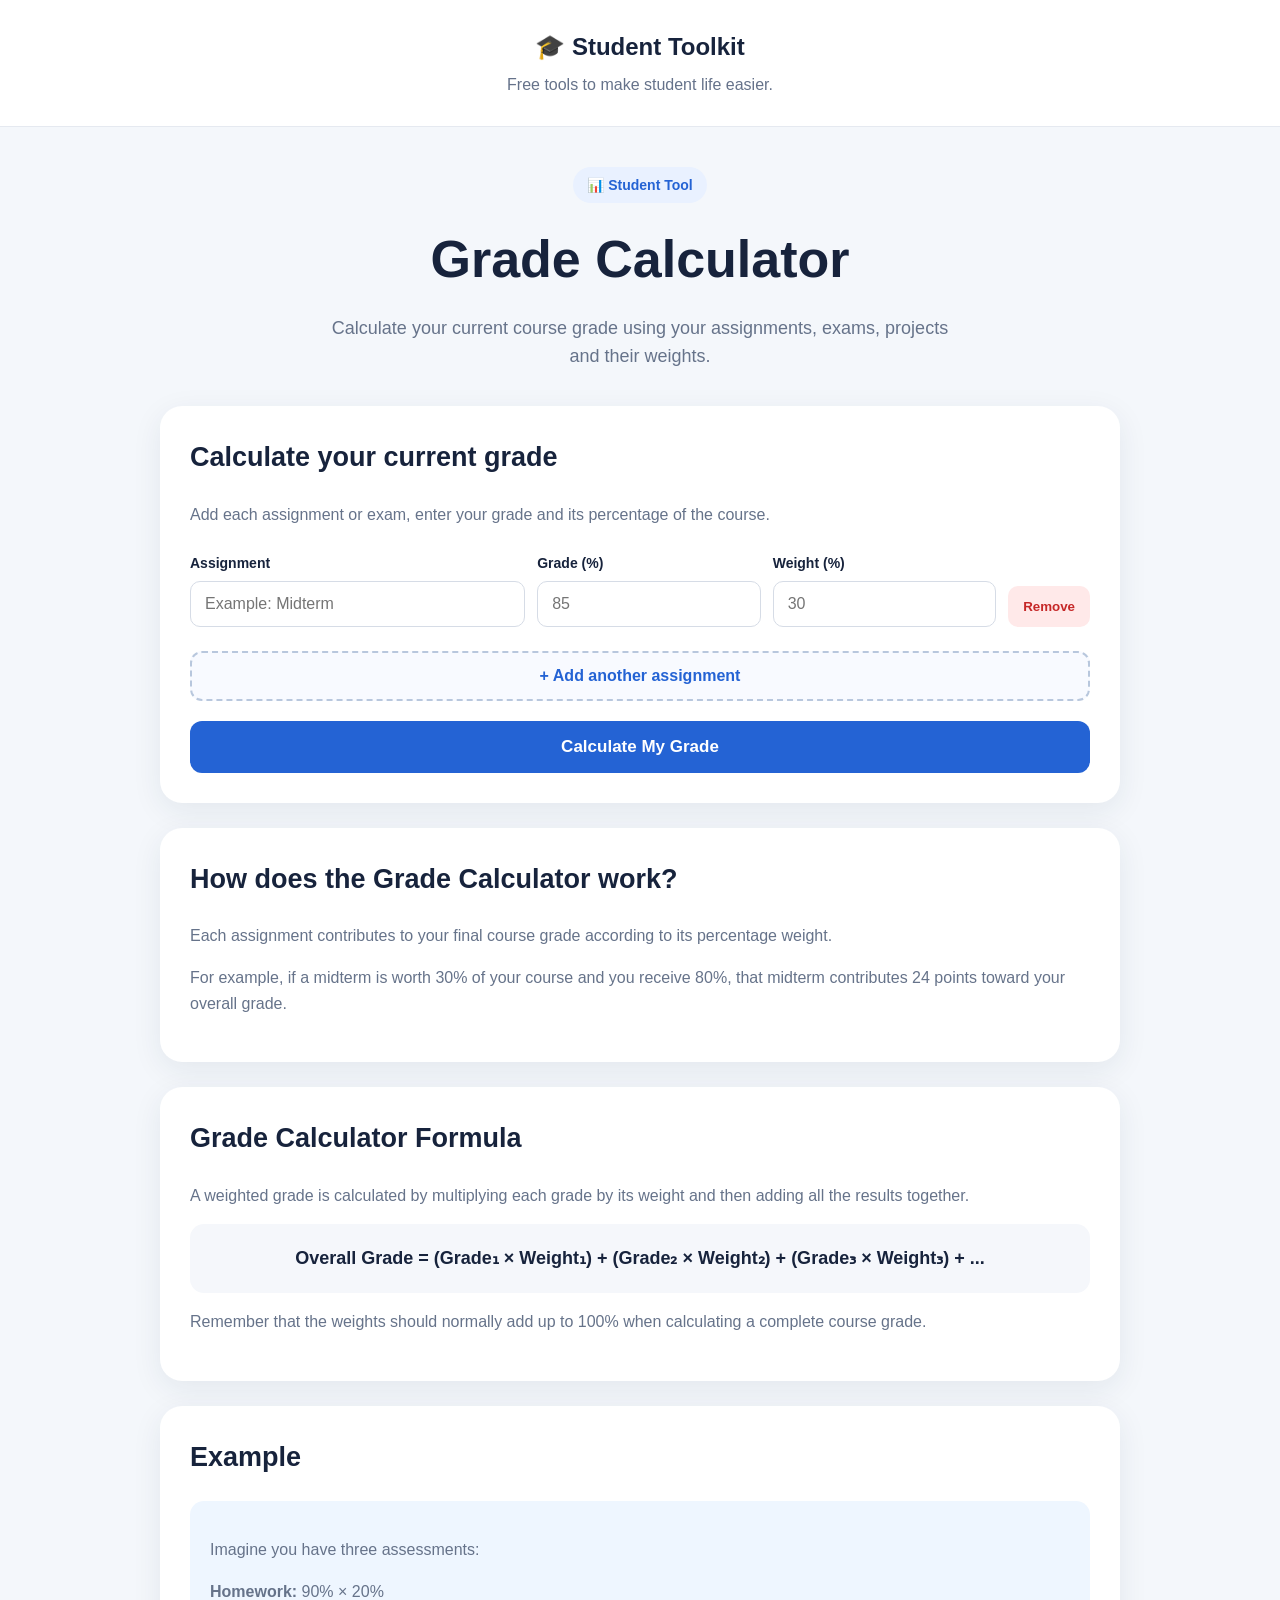
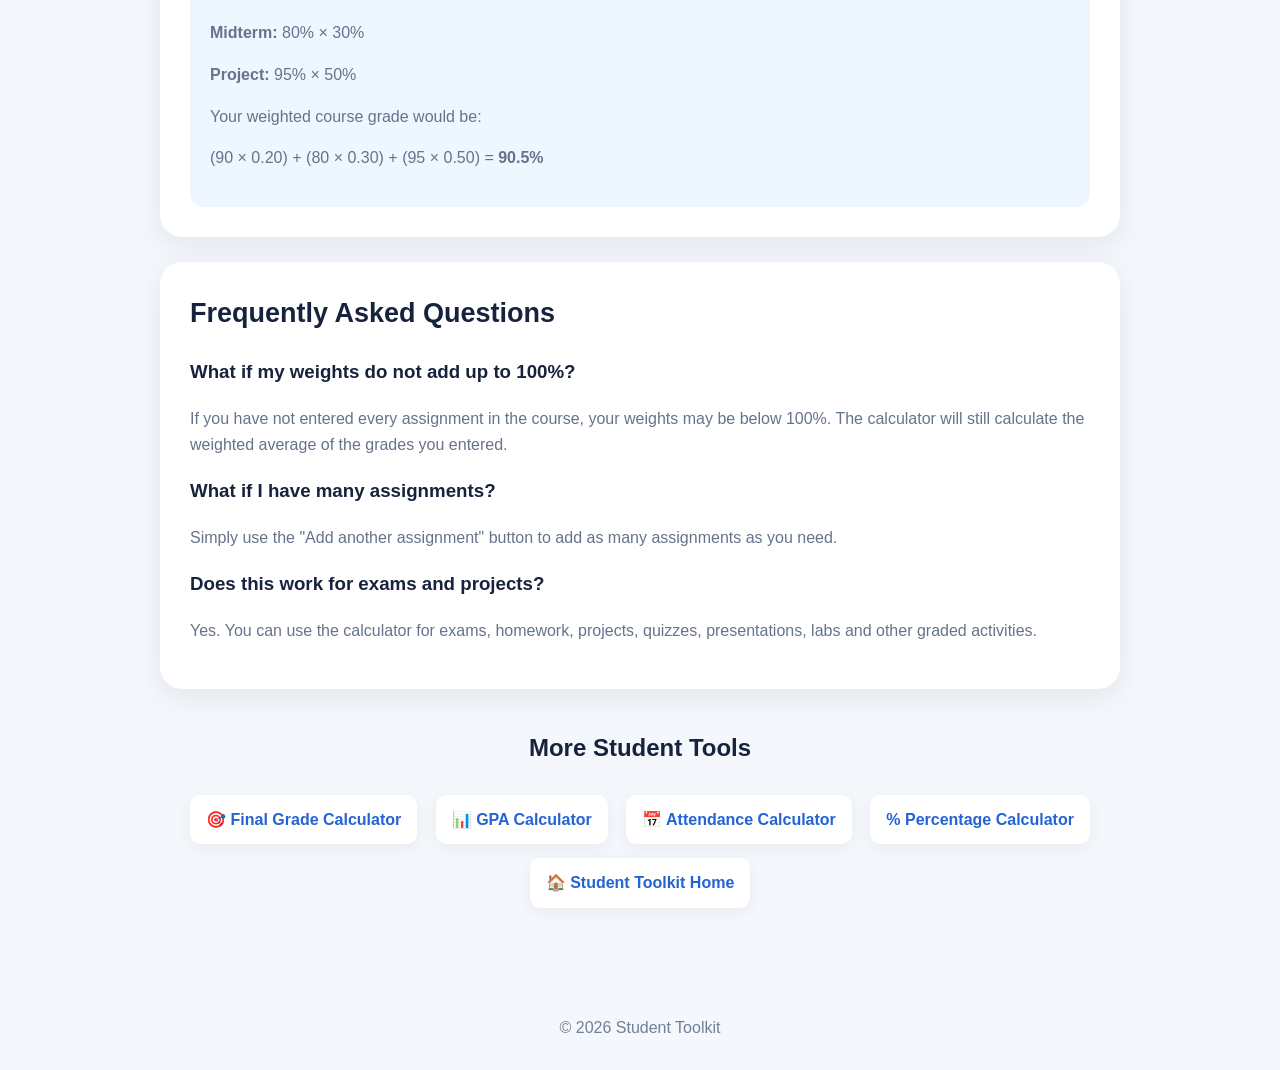
<file: grade-calculator.html>
<!DOCTYPE html>
<html lang="en">

<head>

    <meta charset="UTF-8">

    <meta name="viewport" content="width=device-width, initial-scale=1.0">

    <title>Grade Calculator - Calculate Your Current Grade | Student Toolkit</title>

    <meta name="description"
        content="Calculate your current course grade using assignments, exams, projects and their weights. Free and easy grade calculator for students.">

    <style>

        * {
            box-sizing: border-box;
        }

        body {
            margin: 0;
            font-family: Arial, Helvetica, sans-serif;
            background: #f4f7fb;
            color: #17233c;
            line-height: 1.6;
        }

        header {
            background: white;
            padding: 28px 20px;
            text-align: center;
            border-bottom: 1px solid #e5e9f0;
        }

        .logo {
            color: #17233c;
            text-decoration: none;
            font-size: 24px;
            font-weight: 800;
        }

        header p {
            margin: 6px 0 0;
            color: #65728a;
        }

        main {
            max-width: 1000px;
            margin: auto;
            padding: 40px 20px 70px;
        }

        .hero {
            text-align: center;
            margin-bottom: 35px;
        }

        .badge {
            display: inline-block;
            background: #e9f1ff;
            color: #2463d4;
            padding: 7px 14px;
            border-radius: 999px;
            font-size: 14px;
            font-weight: 700;
            margin-bottom: 15px;
        }

        h1 {
            font-size: clamp(34px, 6vw, 52px);
            margin: 0 0 12px;
        }

        .hero p {
            max-width: 650px;
            margin: auto;
            color: #66738a;
            font-size: 18px;
        }

        .calculator-card,
        .content-card {
            background: white;
            border-radius: 22px;
            padding: 30px;
            margin-bottom: 25px;
            box-shadow: 0 8px 30px rgba(30, 50, 80, 0.08);
        }

        .calculator-card h2,
        .content-card h2 {
            margin-top: 0;
            font-size: 27px;
        }

        .intro {
            margin-bottom: 25px;
        }

        .intro p,
        .content-card p {
            color: #66738a;
        }

        .assignment {
            display: grid;
            grid-template-columns: 1.5fr 1fr 1fr auto;
            gap: 12px;
            align-items: end;
            margin-bottom: 12px;
        }

        .field label {
            display: block;
            font-weight: 700;
            margin-bottom: 6px;
            font-size: 14px;
        }

        .field input {
            width: 100%;
            padding: 13px 14px;
            border: 1px solid #d6dce6;
            border-radius: 10px;
            font-size: 16px;
            outline: none;
        }

        .field input:focus {
            border-color: #3778e8;
            box-shadow: 0 0 0 3px rgba(55, 120, 232, 0.12);
        }

        .remove-button {
            border: none;
            background: #ffe9e9;
            color: #c62828;
            padding: 13px 15px;
            border-radius: 10px;
            cursor: pointer;
            font-weight: 700;
        }

        .remove-button:hover {
            background: #ffdada;
        }

        .add-button {
            width: 100%;
            border: 2px dashed #b8c7dd;
            background: #f8faff;
            color: #2463d4;
            padding: 14px;
            border-radius: 12px;
            cursor: pointer;
            font-size: 16px;
            font-weight: 700;
            margin: 12px 0 20px;
        }

        .add-button:hover {
            background: #eef5ff;
        }

        .calculate-button {
            width: 100%;
            border: none;
            background: #2463d4;
            color: white;
            padding: 16px;
            border-radius: 12px;
            cursor: pointer;
            font-size: 17px;
            font-weight: 800;
        }

        .calculate-button:hover {
            background: #1855c0;
        }

        .result {
            margin-top: 25px;
            padding: 25px;
            border-radius: 16px;
            background: #f1f7ff;
            text-align: center;
            display: none;
        }

        .result.visible {
            display: block;
        }

        .result-label {
            color: #66738a;
            font-size: 15px;
        }

        .result-number {
            font-size: 48px;
            font-weight: 900;
            margin: 5px 0;
        }

        .result-letter {
            font-size: 22px;
            font-weight: 800;
        }

        .weight-warning {
            margin-top: 15px;
            padding: 12px;
            border-radius: 10px;
            background: #fff5df;
            color: #8a5a00;
            display: none;
        }

        .weight-warning.visible {
            display: block;
        }

        .formula {
            background: #f5f7fb;
            padding: 20px;
            border-radius: 14px;
            text-align: center;
            font-size: 18px;
            font-weight: 700;
            overflow-x: auto;
        }

        .example {
            background: #eef6ff;
            padding: 20px;
            border-radius: 14px;
        }

        .tools {
            text-align: center;
            margin-top: 40px;
        }

        .tools a {
            display: inline-block;
            margin: 7px;
            padding: 12px 16px;
            background: white;
            border-radius: 10px;
            color: #2463d4;
            text-decoration: none;
            font-weight: 700;
            box-shadow: 0 4px 15px rgba(30, 50, 80, 0.06);
        }

        .tools a:hover {
            background: #eef5ff;
        }

        footer {
            text-align: center;
            padding: 30px;
            color: #718096;
        }

        @media (max-width: 700px) {

            main {
                padding: 25px 14px 50px;
            }

            .calculator-card,
            .content-card {
                padding: 20px;
                border-radius: 17px;
            }

            .assignment {
                grid-template-columns: 1fr 1fr;
            }

            .assignment .field:first-child {
                grid-column: 1 / -1;
            }

            .remove-button {
                width: 100%;
            }

            h1 {
                font-size: 36px;
            }

        }

    </style>

</head>


<body>


<header>

    <a href="index.html" class="logo">
        🎓 Student Toolkit
    </a>

    <p>
        Free tools to make student life easier.
    </p>

</header>



<main>


    <!-- HERO -->

    <section class="hero">

        <div class="badge">
            📊 Student Tool
        </div>

        <h1>
            Grade Calculator
        </h1>

        <p>
            Calculate your current course grade using your
            assignments, exams, projects and their weights.
        </p>

    </section>



    <!-- CALCULATOR -->

    <section class="calculator-card">

        <div class="intro">

            <h2>
                Calculate your current grade
            </h2>

            <p>
                Add each assignment or exam, enter your grade
                and its percentage of the course.
            </p>

        </div>


        <div id="assignments">


            <div class="assignment">

                <div class="field">

                    <label>
                        Assignment
                    </label>

                    <input
                        type="text"
                        class="assignment-name"
                        placeholder="Example: Midterm"
                    >

                </div>


                <div class="field">

                    <label>
                        Grade (%)
                    </label>

                    <input
                        type="number"
                        class="assignment-grade"
                        placeholder="85"
                        min="0"
                        max="100"
                        step="0.1"
                    >

                </div>


                <div class="field">

                    <label>
                        Weight (%)
                    </label>

                    <input
                        type="number"
                        class="assignment-weight"
                        placeholder="30"
                        min="0"
                        max="100"
                        step="0.1"
                    >

                </div>


                <button
                    type="button"
                    class="remove-button"
                    onclick="removeAssignment(this)"
                >
                    Remove
                </button>

            </div>


        </div>



        <button
            type="button"
            class="add-button"
            onclick="addAssignment()"
        >
            + Add another assignment
        </button>



        <button
            type="button"
            class="calculate-button"
            onclick="calculateGrade()"
        >
            Calculate My Grade
        </button>



        <div
            id="weightWarning"
            class="weight-warning"
        >
        </div>



        <div
            id="result"
            class="result"
        >

            <div class="result-label">
                Your current course grade
            </div>

            <div
                id="resultNumber"
                class="result-number"
            >
                0%
            </div>

            <div
                id="resultLetter"
                class="result-letter"
            >
            </div>

        </div>


    </section>



    <!-- HOW IT WORKS -->

    <section class="content-card">

        <h2>
            How does the Grade Calculator work?
        </h2>

        <p>
            Each assignment contributes to your final course grade
            according to its percentage weight.
        </p>

        <p>
            For example, if a midterm is worth 30% of your course
            and you receive 80%, that midterm contributes 24 points
            toward your overall grade.
        </p>

    </section>



    <!-- FORMULA -->

    <section class="content-card">

        <h2>
            Grade Calculator Formula
        </h2>

        <p>
            A weighted grade is calculated by multiplying each grade
            by its weight and then adding all the results together.
        </p>

        <div class="formula">

            Overall Grade =
            (Grade₁ × Weight₁) +
            (Grade₂ × Weight₂) +
            (Grade₃ × Weight₃) + ...

        </div>

        <p>
            Remember that the weights should normally add up to
            100% when calculating a complete course grade.
        </p>

    </section>



    <!-- EXAMPLE -->

    <section class="content-card">

        <h2>
            Example
        </h2>

        <div class="example">

            <p>
                Imagine you have three assessments:
            </p>

            <p>
                <strong>Homework:</strong> 90% × 20%
            </p>

            <p>
                <strong>Midterm:</strong> 80% × 30%
            </p>

            <p>
                <strong>Project:</strong> 95% × 50%
            </p>

            <p>
                Your weighted course grade would be:
            </p>

            <p>
                (90 × 0.20) + (80 × 0.30) + (95 × 0.50)
                = <strong>90.5%</strong>
            </p>

        </div>

    </section>



    <!-- FAQ -->

    <section class="content-card">

        <h2>
            Frequently Asked Questions
        </h2>


        <h3>
            What if my weights do not add up to 100%?
        </h3>

        <p>
            If you have not entered every assignment in the course,
            your weights may be below 100%. The calculator will still
            calculate the weighted average of the grades you entered.
        </p>


        <h3>
            What if I have many assignments?
        </h3>

        <p>
            Simply use the "Add another assignment" button to add
            as many assignments as you need.
        </p>


        <h3>
            Does this work for exams and projects?
        </h3>

        <p>
            Yes. You can use the calculator for exams, homework,
            projects, quizzes, presentations, labs and other
            graded activities.
        </p>

    </section>



    <!-- OTHER TOOLS -->

    <section class="tools">

        <h2>
            More Student Tools
        </h2>

        <a href="final-grade-calculator.html">
            🎯 Final Grade Calculator
        </a>

        <a href="gpa-calculator.html">
            📊 GPA Calculator
        </a>

        <a href="attendance-calculator.html">
            📅 Attendance Calculator
        </a>

        <a href="percentage-calculator.html">
            % Percentage Calculator
        </a>

        <a href="index.html">
            🏠 Student Toolkit Home
        </a>

    </section>


</main>



<footer>

    © 2026 Student Toolkit

</footer>



<script>

    function addAssignment() {

        const container = document.getElementById("assignments");

        const assignment = document.createElement("div");

        assignment.className = "assignment";

        assignment.innerHTML = `

            <div class="field">

                <label>
                    Assignment
                </label>

                <input
                    type="text"
                    class="assignment-name"
                    placeholder="Example: Homework"
                >

            </div>


            <div class="field">

                <label>
                    Grade (%)
                </label>

                <input
                    type="number"
                    class="assignment-grade"
                    placeholder="85"
                    min="0"
                    max="100"
                    step="0.1"
                >

            </div>


            <div class="field">

                <label>
                    Weight (%)
                </label>

                <input
                    type="number"
                    class="assignment-weight"
                    placeholder="20"
                    min="0"
                    max="100"
                    step="0.1"
                >

            </div>


            <button
                type="button"
                class="remove-button"
                onclick="removeAssignment(this)"
            >
                Remove
            </button>

        `;

        container.appendChild(assignment);

    }



    function removeAssignment(button) {

        const assignments =
            document.querySelectorAll(".assignment");

        if (assignments.length <= 1) {

            alert("You need at least one assignment.");

            return;

        }

        button.parentElement.remove();

    }



    function calculateGrade() {

        const grades =
            document.querySelectorAll(".assignment-grade");

        const weights =
            document.querySelectorAll(".assignment-weight");

        let weightedTotal = 0;

        let totalWeight = 0;

        let validEntries = 0;


        for (let i = 0; i < grades.length; i++) {

            const grade =
                parseFloat(grades[i].value);

            const weight =
                parseFloat(weights[i].value);


            if (
                Number.isNaN(grade) ||
                Number.isNaN(weight)
            ) {

                continue;

            }


            if (
                grade < 0 ||
                grade > 100 ||
                weight < 0
            ) {

                alert("Please enter valid grades and weights.");

                return;

            }


            weightedTotal += grade * (weight / 100);

            totalWeight += weight;

            validEntries++;

        }


        if (validEntries === 0) {

            alert("Please enter at least one grade and weight.");

            return;

        }


        const result =
            weightedTotal / (totalWeight / 100);


        document.getElementById("resultNumber").textContent =
            result.toFixed(1) + "%";


        document.getElementById("resultLetter").textContent =
            getLetterGrade(result);


        document
            .getElementById("result")
            .classList
            .add("visible");


        const warning =
            document.getElementById("weightWarning");


        if (totalWeight < 99.9) {

            warning.textContent =
                "You have entered " +
                totalWeight.toFixed(1) +
                "% of the course. Your result is the weighted average of the grades entered so far.";

            warning.classList.add("visible");

        } else if (totalWeight > 100.1) {

            warning.textContent =
                "Your assignment weights add up to " +
                totalWeight.toFixed(1) +
                "%. Please check your weights.";

            warning.classList.add("visible");

        } else {

            warning.classList.remove("visible");

        }

    }



    function getLetterGrade(grade) {

        if (grade >= 90) {

            return "A";

        }

        if (grade >= 80) {

            return "B";

        }

        if (grade >= 70) {

            return "C";

        }

        if (grade >= 60) {

            return "D";

        }

        return "F";

    }

</script>


</body>

</html>
</file>
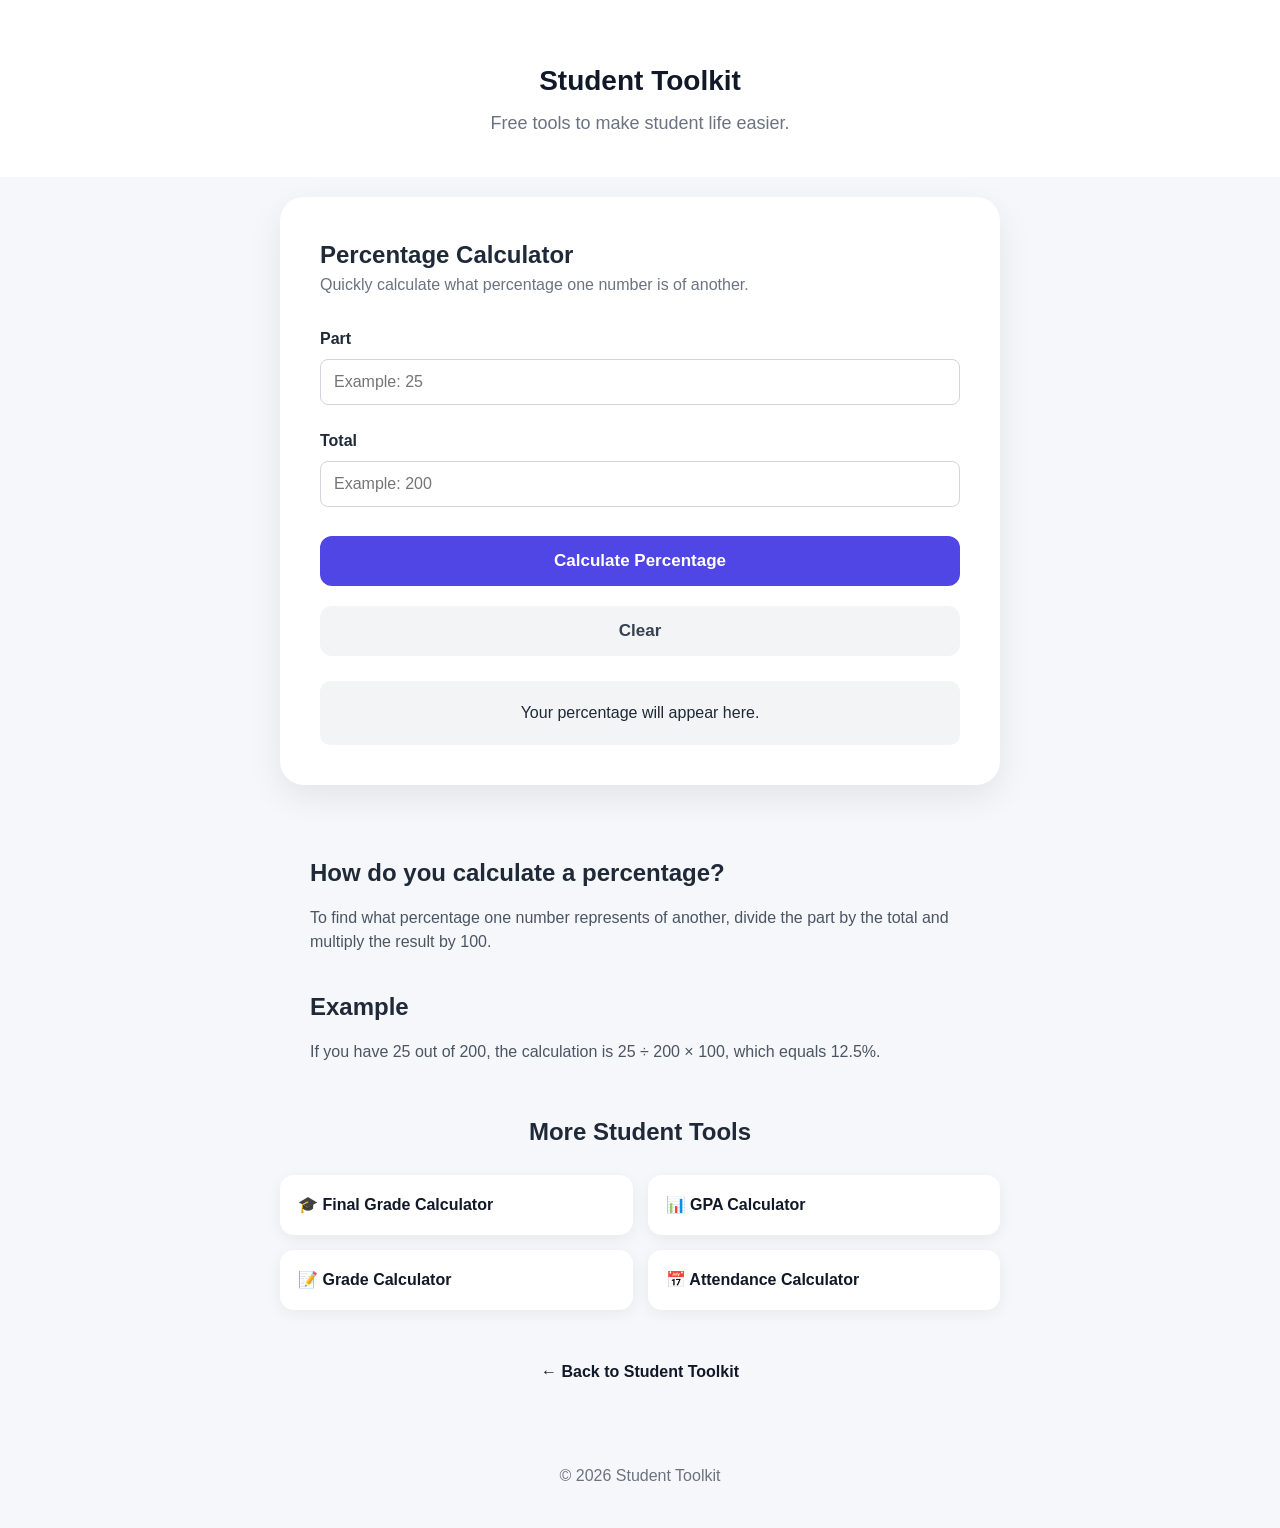
<file: percentage-calculator.html>
<!DOCTYPE html>
<html lang="en">

<head>

    <meta charset="UTF-8">

    <meta name="viewport" content="width=device-width, initial-scale=1.0">

    <title>Percentage Calculator - Student Toolkit</title>

    <meta name="description"
        content="Calculate percentages quickly with this free online percentage calculator.">

    <link rel="stylesheet" href="style.css">

</head>


<body>


<header>

    <div class="header-content">

        <a href="index.html" class="logo">
            Student Toolkit
        </a>

        <p>
            Free tools to make student life easier.
        </p>

    </div>

</header>



<main>


    <!-- CALCULATOR -->

    <section class="calculator-section">

        <div class="calculator-card">

            <h1>
                Percentage Calculator
            </h1>

            <p class="calculator-description">
                Quickly calculate what percentage one number is of another.
            </p>


            <div class="input-group">

                <label for="percentagePart">
                    Part
                </label>

                <input
                    type="number"
                    id="percentagePart"
                    placeholder="Example: 25"
                >

            </div>


            <div class="input-group">

                <label for="percentageTotal">
                    Total
                </label>

                <input
                    type="number"
                    id="percentageTotal"
                    placeholder="Example: 200"
                >

            </div>


            <button
                id="calculatePercentage"
                class="primary-button"
            >
                Calculate Percentage
            </button>


            <button
                id="clearPercentage"
                class="secondary-button"
            >
                Clear
            </button>


            <div
                id="percentageResult"
                class="result"
            >

                <p>
                    Your percentage will appear here.
                </p>

            </div>

        </div>

    </section>



    <!-- INFORMATION -->

    <section class="information-section">

        <h2>
            How do you calculate a percentage?
        </h2>

        <p>
            To find what percentage one number represents of another,
            divide the part by the total and multiply the result by 100.
        </p>


        <h2>
            Example
        </h2>

        <p>
            If you have 25 out of 200, the calculation is
            25 ÷ 200 × 100, which equals 12.5%.
        </p>

    </section>



    <!-- MORE STUDENT TOOLS -->

    <section class="other-tools">

        <h2>
            More Student Tools
        </h2>


        <div class="other-tools-grid">

            <a href="final-grade-calculator.html">
                🎓 Final Grade Calculator
            </a>

            <a href="gpa-calculator.html">
                📊 GPA Calculator
            </a>

            <a href="grade-calculator.html">
                📝 Grade Calculator
            </a>

            <a href="attendance-calculator.html">
                📅 Attendance Calculator
            </a>

        </div>

    </section>



    <!-- BACK HOME -->

    <div class="back-home">

        <a href="index.html">
            ← Back to Student Toolkit
        </a>

    </div>


</main>



<footer>

    <p>
        © 2026 Student Toolkit
    </p>

</footer>



<script src="script.js"></script>


</body>

</html>
</file>
<file: style.css>
* {
    box-sizing: border-box;
    margin: 0;
    padding: 0;
}


body {
    font-family: Arial, sans-serif;
    background: #f5f7fa;
    color: #1f2937;
    line-height: 1.5;
}


/* HEADER */

header {
    text-align: center;
    padding: 60px 20px 40px;
    background: white;
}


header h1 {
    font-size: 42px;
    margin-bottom: 10px;
}


header p {
    font-size: 18px;
    color: #6b7280;
}



/* CALCULATOR SECTIONS */

.calculator-section {
    max-width: 700px;
    margin: 40px auto;
    padding: 0 20px;
}


.calculator-card {
    background: white;
    padding: 35px;
    border-radius: 18px;
    box-shadow: 0 5px 20px rgba(0, 0, 0, 0.08);
}


.calculator-card h2 {
    font-size: 28px;
    margin-bottom: 10px;
}


.calculator-description {
    color: #6b7280;
    margin-bottom: 30px;
}



/* INPUTS */

.input-group {
    margin-bottom: 20px;
}


.input-group label {
    display: block;
    font-weight: bold;
    margin-bottom: 8px;
}


.input-group input {
    width: 100%;
    padding: 13px;
    border: 1px solid #d1d5db;
    border-radius: 8px;
    font-size: 16px;
}


.input-group input:focus {
    outline: none;
    border-color: #111827;
}



/* BUTTONS */

.primary-button,
.secondary-button {
    width: 100%;
    border: none;
    padding: 14px;
    border-radius: 8px;
    font-size: 16px;
    cursor: pointer;
    margin-top: 5px;
}


.primary-button {
    background: #111827;
    color: white;
    font-weight: bold;
}


.primary-button:hover {
    opacity: 0.85;
}


.secondary-button {
    background: #e5e7eb;
    color: #374151;
    margin-top: 10px;
}


.secondary-button:hover {
    background: #d1d5db;
}



/* RESULT */

.result {
    margin-top: 25px;
    padding: 20px;
    background: #f3f4f6;
    border-radius: 10px;
    text-align: center;
}


.result strong {
    font-size: 24px;
}



/* FOOTER */

footer {
    text-align: center;
    padding: 40px 20px;
    color: #6b7280;
}



/* MOBILE */

@media (max-width: 700px) {

    header {
        padding: 45px 20px 30px;
    }


    header h1 {
        font-size: 34px;
    }


    .calculator-card {
        padding: 25px;
    }

}
/* ==========================================
   HEADER CONTENT
========================================== */

.header-content {
    max-width: 1100px;
    margin: 0 auto;
}


.logo {
    display: block;
    color: #111827;
    text-decoration: none;
    font-size: 28px;
    font-weight: bold;
    margin-bottom: 8px;
}



/* ==========================================
   INFORMATION SECTION
========================================== */

.information-section {
    max-width: 700px;
    margin: 50px auto;
    padding: 0 20px;
}


.information-section h2 {
    margin-top: 35px;
    margin-bottom: 15px;
    font-size: 24px;
}


.information-section h2:first-child {
    margin-top: 0;
}


.information-section p {
    color: #4b5563;
    margin-bottom: 18px;
}



/* ==========================================
   BACK HOME
========================================== */

.back-home {
    text-align: center;
    margin: 40px 20px;
}


.back-home a {
    color: #111827;
    font-weight: bold;
    text-decoration: none;
}


.back-home a:hover {
    text-decoration: underline;
}
/* ==========================================
   HOME PAGE
========================================== */

.hero {
    text-align: center;

    max-width: 850px;

    margin: 70px auto 55px;

    padding: 0 20px;
}


.home-badge {
    display: inline-block;

    padding: 8px 15px;

    margin-bottom: 18px;

    border-radius: 30px;

    background: #eef2ff;

    color: #4338ca;

    font-size: 14px;

    font-weight: 700;
}


.hero h1 {
    font-size: 48px;

    line-height: 1.15;

    margin-bottom: 18px;
}


.hero p {
    max-width: 700px;

    margin: 0 auto;

    font-size: 20px;

    line-height: 1.6;

    color: #6b7280;
}



/* ==========================================
   TOOLS SECTION
========================================== */

.tools-section {
    max-width: 1050px;

    margin: 0 auto;

    padding: 0 20px;
}


.section-heading {
    text-align: center;

    margin-bottom: 30px;
}


.section-heading h2 {
    font-size: 30px;

    margin-bottom: 8px;
}


.section-heading p {
    color: #6b7280;

    font-size: 17px;
}



/* ==========================================
   TOOLS GRID
========================================== */

.tools-grid {
    max-width: 1000px;

    margin: 0 auto;

    display: grid;

    grid-template-columns:
        repeat(2, 1fr);

    gap: 25px;
}


.tool-card {
    display: block;

    background: white;

    padding: 30px;

    border-radius: 18px;

    box-shadow:
        0 5px 20px rgba(0, 0, 0, 0.08);

    text-decoration: none;

    color: #1f2937;

    transition:
        transform 0.2s ease,
        box-shadow 0.2s ease;
}


.tool-card:hover {
    transform: translateY(-4px);

    box-shadow:
        0 10px 28px rgba(0, 0, 0, 0.12);
}


.tool-card h2 {
    font-size: 23px;

    margin-bottom: 12px;

    color: #1f2937;
}


.tool-card p {
    color: #6b7280;

    margin-bottom: 22px;
}


.tool-card-button {
    display: inline-block;

    color: #111827;

    font-weight: bold;
}


.tool-card:hover .tool-card-button {
    text-decoration: underline;
}



/* ==========================================
   WHY STUDENT TOOLKIT
========================================== */

.home-information {
    max-width: 1050px;

    margin: 75px auto 80px;

    padding: 0 20px;
}


.home-information-card {
    background: white;

    padding: 40px;

    border-radius: 22px;

    box-shadow:
        0 5px 20px rgba(0, 0, 0, 0.06);
}


.home-information-card h2 {
    text-align: center;

    font-size: 28px;

    margin-bottom: 15px;
}


.home-information-card > p {
    max-width: 700px;

    margin: 0 auto 35px;

    text-align: center;

    color: #4b5563;

    line-height: 1.7;
}


.home-features {
    display: grid;

    grid-template-columns:
        repeat(3, 1fr);

    gap: 25px;
}


.home-feature {
    padding: 25px;

    background: #f9fafb;

    border-radius: 16px;

    text-align: center;
}


.home-feature-icon {
    display: block;

    font-size: 30px;

    margin-bottom: 12px;
}


.home-feature h3 {
    margin-bottom: 8px;

    font-size: 19px;
}


.home-feature p {
    color: #6b7280;

    font-size: 15px;

    line-height: 1.6;
}



/* ==========================================
   MOBILE HOME
========================================== */

@media (max-width: 700px) {

    .hero {
        margin-top: 50px;

        margin-bottom: 45px;
    }


    .hero h1 {
        font-size: 36px;
    }


    .hero p {
        font-size: 18px;
    }


    .section-heading h2 {
        font-size: 27px;
    }


    .tools-grid {
        grid-template-columns: 1fr;
    }


    .home-information {
        margin-top: 55px;

        margin-bottom: 60px;
    }


    .home-information-card {
        padding: 28px 20px;
    }


    .home-features {
        grid-template-columns: 1fr;

        gap: 15px;
    }

}



/* ==========================================
   TOOLS GRID
========================================== */

.tools-grid {
    max-width: 1000px;
    margin: 0 auto;
    padding: 0 20px;

    display: grid;

    grid-template-columns:
        repeat(2, 1fr);

    gap: 25px;
}


.tool-card {
    display: block;

    background: white;

    padding: 30px;

    border-radius: 18px;

    box-shadow:
        0 5px 20px rgba(0, 0, 0, 0.08);

    text-decoration: none;

    color: #1f2937;

    transition:
        transform 0.2s ease,
        box-shadow 0.2s ease;
}


.tool-card:hover {
    transform: translateY(-4px);

    box-shadow:
        0 10px 28px rgba(0, 0, 0, 0.12);
}


.tool-card h2 {
    font-size: 23px;

    margin-bottom: 12px;

    color: #1f2937;
}


.tool-card p {
    color: #6b7280;

    margin-bottom: 22px;
}


.tool-card-button {
    display: inline-block;

    color: #111827;

    font-weight: bold;
}


.tool-card:hover .tool-card-button {
    text-decoration: underline;
}



/* ABOUT */

.about-section {
    max-width: 700px;
    margin: 70px auto;
    padding: 0 20px;
}


.about-section h2 {
    margin-bottom: 15px;
}


.about-section p {
    color: #4b5563;
    margin-bottom: 15px;
}



/* MOBILE HOME */

@media (max-width: 700px) {

    .hero {
        margin-top: 50px;
    }


    .hero h1 {
        font-size: 34px;
    }


    .hero p {
        font-size: 18px;
    }


    .tools-grid {
        grid-template-columns: 1fr;
    }

}
/* ==========================================
   FINAL GRADE CALCULATOR
========================================== */

.calculator-hero {
    text-align: center;
    max-width: 850px;
    margin: 55px auto 35px;
    padding: 0 20px;
}


.hero-badge {
    display: inline-block;

    padding: 8px 15px;

    border-radius: 30px;

    background: #eef2ff;

    color: #4338ca;

    font-weight: 700;

    font-size: 14px;

    margin-bottom: 15px;
}


.calculator-hero h1 {
    font-size: 46px;

    margin-bottom: 15px;
}


.hero-subtitle {
    max-width: 650px;

    margin: auto;

    font-size: 20px;

    line-height: 1.6;

    color: #6b7280;
}



/* CALCULATOR */

.calculator-section {
    max-width: 760px;

    margin: 0 auto;

    padding: 20px;
}


.calculator-card {
    background: white;

    border-radius: 24px;

    padding: 40px;

    box-shadow:
        0 12px 35px rgba(0, 0, 0, 0.08);
}


.calculator-intro {
    margin-bottom: 30px;
}


.calculator-intro h2 {
    font-size: 26px;

    margin-bottom: 10px;
}


.calculator-intro p {
    color: #6b7280;

    line-height: 1.6;
}



/* INPUTS */

.input-group {
    margin-bottom: 24px;
}


.input-group label {
    display: block;

    font-weight: 700;

    margin-bottom: 8px;
}


.input-group small {
    display: block;

    margin-top: 7px;

    color: #6b7280;
}


.input-wrapper {
    position: relative;
}


.input-wrapper input {
    width: 100%;

    box-sizing: border-box;

    padding: 15px 45px 15px 15px;

    border: 2px solid #e5e7eb;

    border-radius: 12px;

    font-size: 18px;

    outline: none;

    transition: 0.2s;
}


.input-wrapper input:focus {
    border-color: #6366f1;

    box-shadow:
        0 0 0 4px rgba(99, 102, 241, 0.1);
}


.input-wrapper span {
    position: absolute;

    right: 16px;

    top: 50%;

    transform: translateY(-50%);

    color: #6b7280;

    font-weight: 700;
}



/* QUICK TARGETS */

.quick-targets {
    display: flex;

    align-items: center;

    flex-wrap: wrap;

    gap: 9px;

    margin-bottom: 25px;
}


.quick-targets p {
    margin: 0;

    font-weight: 700;
}


.quick-targets button {
    border: none;

    background: #f3f4f6;

    padding: 9px 13px;

    border-radius: 20px;

    cursor: pointer;

    font-weight: 600;

    transition: 0.2s;
}


.quick-targets button:hover {
    background: #e0e7ff;
}



/* BUTTONS */

.primary-button,
.secondary-button {
    width: 100%;

    border: none;

    border-radius: 12px;

    padding: 15px;

    font-size: 17px;

    font-weight: 700;

    cursor: pointer;
}


.primary-button {
    background: #4f46e5;

    color: white;

    margin-bottom: 10px;
}


.primary-button:hover {
    background: #4338ca;
}


.secondary-button {
    background: #f3f4f6;

    color: #374151;
}


.secondary-button:hover {
    background: #e5e7eb;
}



/* RESULT */

.final-result {
    margin-top: 25px;

    min-height: 150px;

    display: flex;

    align-items: center;

    justify-content: center;
}


.result-placeholder {
    text-align: center;

    color: #6b7280;
}


.result-icon {
    display: block;

    font-size: 35px;

    margin-bottom: 10px;
}


.success-result,
.warning-result,
.error-result {
    width: 100%;

    box-sizing: border-box;

    padding: 25px;

    border-radius: 18px;

    text-align: center;
}


.success-result {
    background: #ecfdf5;

    border: 2px solid #a7f3d0;

    color: #065f46;
}


.warning-result {
    background: #fffbeb;

    border: 2px solid #fde68a;

    color: #92400e;
}


.error-result {
    background: #fef2f2;

    border: 2px solid #fecaca;

    color: #991b1b;
}


.result-small-title {
    display: block;

    font-size: 15px;

    font-weight: 700;

    margin-bottom: 5px;
}


.big-result {
    display: block;

    font-size: 54px;

    font-weight: 900;

    margin: 5px 0 10px;
}


.success-result p,
.warning-result p {
    line-height: 1.6;

    margin: 0;
}



/* CONTENT CARDS */

.content-card {
    max-width: 760px;

    margin: 25px auto;

    padding: 35px 40px;

    background: white;

    border-radius: 20px;

    box-shadow:
        0 5px 20px rgba(0, 0, 0, 0.06);
}


.content-card h2 {
    font-size: 26px;

    margin-bottom: 15px;
}


.content-card h3 {
    margin-top: 28px;

    margin-bottom: 8px;
}


.content-card p {
    color: #4b5563;

    line-height: 1.7;
}



/* FORMULA */

.formula-box {
    margin: 25px 0;

    padding: 25px;

    background: #f5f3ff;

    border-radius: 15px;

    text-align: center;
}


.formula-box strong {
    display: block;

    margin-bottom: 12px;

    color: #4338ca;
}


.formula-box p {
    font-size: 18px;

    font-weight: 700;

    color: #312e81;
}



/* EXAMPLE */

.example-box {
    padding: 20px;

    margin: 20px 0;

    background: #f9fafb;

    border-left: 5px solid #6366f1;

    border-radius: 8px;
}


.example-box p {
    margin: 7px 0;

    font-family: monospace;
}



/* SIMPLE RESULT */

.simple-result {
    display: flex;

    flex-direction: column;

    gap: 5px;

    padding: 20px;

    background: #f9fafb;

    border-radius: 14px;

    margin: 15px 0 25px;
}


.simple-result strong {
    font-size: 30px;

    color: #4338ca;
}



/* TABLES */

.scenario-table-wrapper,
.grade-scale-wrapper {
    overflow-x: auto;

    margin-top: 20px;
}


.scenario-table,
.grade-scale {
    width: 100%;

    border-collapse: collapse;
}


.scenario-table th,
.scenario-table td,
.grade-scale th,
.grade-scale td {
    padding: 13px;

    text-align: left;

    border-bottom: 1px solid #e5e7eb;
}


.scenario-table th,
.grade-scale th {
    background: #f9fafb;

    font-weight: 700;
}


.scenario-table tr:hover {
    background: #f9fafb;
}



/* FAQ */

.faq-item {
    padding: 20px 0;

    border-bottom: 1px solid #e5e7eb;
}


.faq-item:last-child {
    border-bottom: none;
}


.faq-item h3 {
    margin-top: 0;
}



/* FEEDBACK */

.feedback-card {
    max-width: 760px;

    margin: 35px auto;

    padding: 30px 35px;

    background: #eef2ff;

    border-radius: 20px;

    display: flex;

    align-items: center;

    justify-content: space-between;

    gap: 25px;
}


.feedback-icon {
    font-size: 30px;
}


.feedback-card h2 {
    margin: 8px 0;
}


.feedback-card p {
    color: #4b5563;

    margin: 0;
}


.feedback-button {
    flex-shrink: 0;

    border: none;

    background: #4f46e5;

    color: white;

    padding: 13px 18px;

    border-radius: 10px;

    font-weight: 700;

    cursor: pointer;
}


.feedback-button:hover {
    background: #4338ca;
}



/* OTHER TOOLS */

.other-tools {
    max-width: 760px;

    margin: 50px auto;

    padding: 0 20px;
}


.other-tools h2 {
    text-align: center;

    margin-bottom: 25px;
}


.other-tools-grid {
    display: grid;

    grid-template-columns:
        repeat(2, 1fr);

    gap: 15px;
}


.other-tools-grid a {
    padding: 18px;

    background: white;

    border-radius: 14px;

    text-decoration: none;

    color: #111827;

    font-weight: 700;

    box-shadow:
        0 4px 15px rgba(0, 0, 0, 0.06);

    transition: 0.2s;
}


.other-tools-grid a:hover {
    transform: translateY(-2px);
}



/* HIDDEN */

.hidden {
    display: none;
}



/* MOBILE */

@media (max-width: 700px) {

    .calculator-hero h1 {
        font-size: 36px;
    }


    .hero-subtitle {
        font-size: 18px;
    }


    .calculator-card {
        padding: 25px 20px;

        border-radius: 18px;
    }


    .content-card {
        margin: 20px;

        padding: 25px 20px;
    }


    .feedback-card {
        margin: 25px 20px;

        padding: 25px 20px;

        flex-direction: column;

        align-items: flex-start;
    }


    .feedback-button {
        width: 100%;
    }


    .other-tools-grid {
        grid-template-columns: 1fr;
    }


    .big-result {
        font-size: 43px;
    }

}
/* ==========================================
   FEEDBACK FORM
========================================== */

.feedback-card {
    align-items: flex-start;
}


.feedback-form {
    width: 100%;
    max-width: 430px;
}


.feedback-form label {
    display: block;

    font-weight: 700;

    margin-bottom: 8px;
}


.feedback-form textarea {
    width: 100%;

    min-height: 130px;

    box-sizing: border-box;

    resize: vertical;

    padding: 14px;

    border: 2px solid #d1d5db;

    border-radius: 12px;

    font-family: inherit;

    font-size: 15px;

    line-height: 1.5;

    outline: none;

    margin-bottom: 12px;
}


.feedback-form textarea:focus {
    border-color: #6366f1;

    box-shadow:
        0 0 0 4px rgba(99, 102, 241, 0.1);
}


.feedback-form .feedback-button {
    width: 100%;
}


.feedback-status {
    margin: 10px 0 0;

    font-size: 14px;

    font-weight: 600;
}


@media (max-width: 700px) {

    .feedback-form {
        max-width: none;
    }

}
</file>
